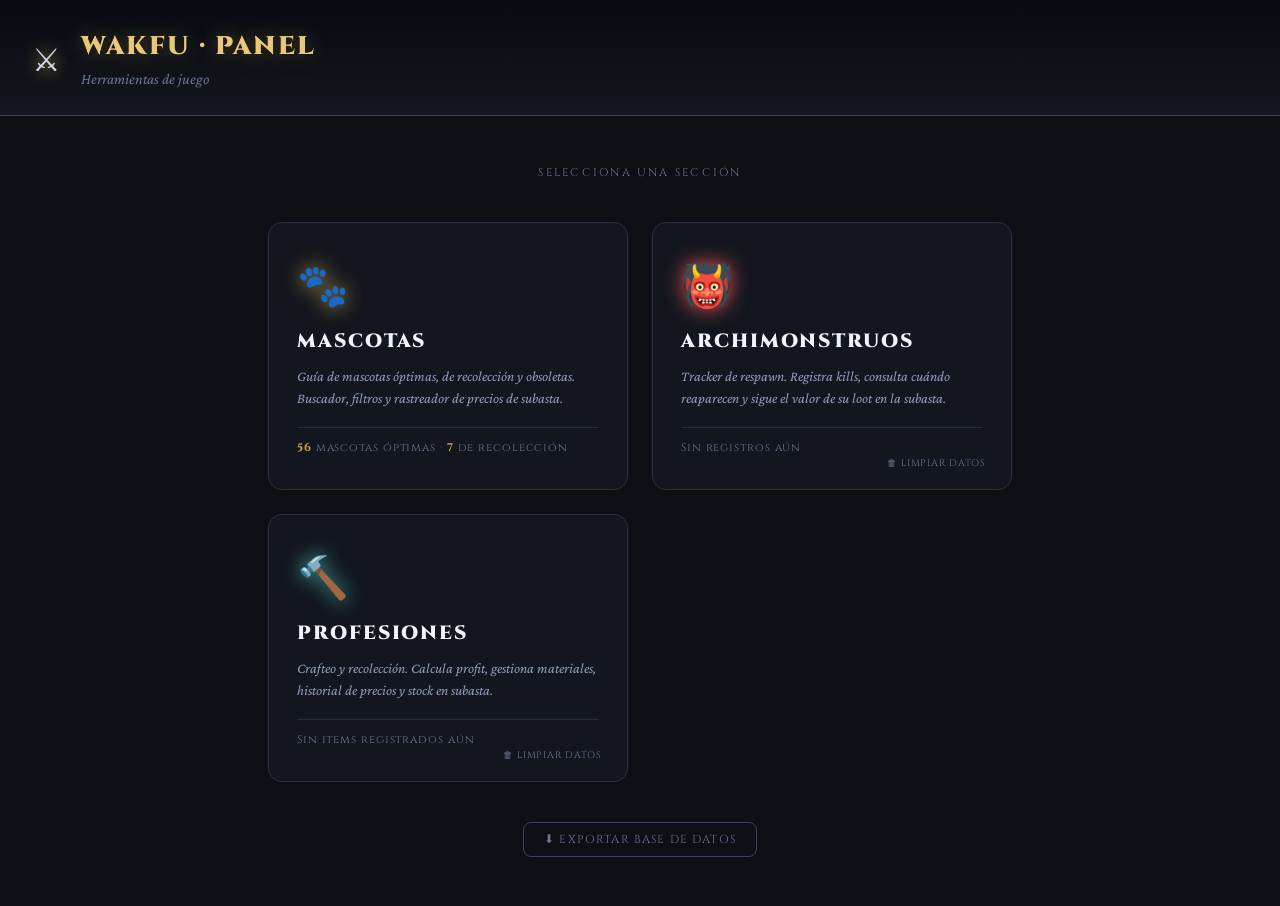
<file: index.html>
<!DOCTYPE html>
<html lang="es">
<head>
<meta charset="UTF-8">
<meta name="viewport" content="width=device-width, initial-scale=1.0">
<title>Wakfu — Panel</title>
<link href="https://fonts.googleapis.com/css2?family=Cinzel:wght@400;600;900&family=Crimson+Pro:ital,wght@0,300;0,400;0,600;1,300;1,400&display=swap" rel="stylesheet">
<link rel="stylesheet" href="estilo.css">
<style>
  .hub-main {
    display: flex;
    flex-direction: column;
    align-items: center;
    justify-content: center;
    min-height: calc(100vh - 110px);
    padding: 40px 24px;
  }
  .hub-subtitle {
    font-family: 'Cinzel', serif;
    font-size: 0.7rem;
    letter-spacing: 0.2em;
    color: var(--muted);
    text-transform: uppercase;
    margin-bottom: 40px;
  }
  .hub-grid {
    display: grid;
    grid-template-columns: repeat(auto-fit, minmax(280px, 360px));
    gap: 24px;
    justify-content: center;
    width: 100%;
    max-width: 800px;
  }
  .hub-card {
    background: var(--bg2);
    border: 1px solid var(--border);
    border-radius: 14px;
    padding: 32px 28px;
    text-decoration: none;
    color: var(--text);
    transition: border-color .2s, transform .15s, box-shadow .2s;
    position: relative;
    overflow: hidden;
    display: flex;
    flex-direction: column;
    gap: 10px;
  }
  .hub-card::before {
    content: '';
    position: absolute;
    top: 0; left: 0; right: 0;
    height: 2px;
    background: linear-gradient(90deg, transparent, var(--card-color, var(--gold)), transparent);
    opacity: 0;
    transition: opacity .2s;
  }
  .hub-card:hover { border-color: var(--card-color, var(--gold)); transform: translateY(-3px); box-shadow: 0 12px 32px rgba(0,0,0,0.5); }
  .hub-card:hover::before { opacity: 1; }
  .hub-card-icon { font-size: 2.6rem; filter: drop-shadow(0 0 10px var(--card-color, var(--gold))); }
  .hub-card-title {
    font-family: 'Cinzel', serif;
    font-size: 1.2rem;
    font-weight: 900;
    color: var(--white);
    letter-spacing: 0.1em;
  }
  .hub-card-desc {
    font-size: 0.9rem;
    color: var(--text2);
    font-style: italic;
    line-height: 1.5;
  }
  .hub-card-stat {
    margin-top: 8px;
    font-family: 'Cinzel', serif;
    font-size: 0.7rem;
    letter-spacing: 0.08em;
    color: var(--muted);
    padding-top: 12px;
    border-top: 1px solid var(--border);
  }
  .hub-card-stat strong { color: var(--card-color, var(--gold2)); }

  .card-mascotas  { --card-color: var(--gold); }
  .card-archis    { --card-color: var(--red); }
  .card-prof      { --card-color: var(--teal); }

  .hub-footer {
    margin-top: 40px;
    display: flex;
    justify-content: center;
  }
  .export-btn {
    font-family: 'Cinzel', serif;
    font-size: 0.72rem;
    letter-spacing: 0.1em;
    text-transform: uppercase;
    color: var(--muted);
    background: transparent;
    border: 1px solid var(--border2);
    border-radius: 8px;
    padding: 8px 20px;
    cursor: pointer;
    text-decoration: none;
    transition: color .2s, border-color .2s;
  }
  .export-btn:hover { color: var(--gold); border-color: var(--gold); }

  .clear-btn {
    position: absolute;
    bottom: 14px;
    right: 14px;
    font-family: 'Cinzel', serif;
    font-size: 0.6rem;
    letter-spacing: 0.08em;
    text-transform: uppercase;
    color: var(--muted);
    background: transparent;
    border: 1px solid transparent;
    border-radius: 6px;
    padding: 4px 10px;
    cursor: pointer;
    transition: color .2s, border-color .2s;
    z-index: 2;
  }
  .clear-btn:hover { color: var(--red); border-color: var(--red); }

  /* Modal confirmación */
  #clear-modal {
    display: none;
    position: fixed;
    inset: 0;
    background: rgba(0,0,0,0.85);
    z-index: 1000;
    align-items: center;
    justify-content: center;
  }
  #clear-modal.open { display: flex; }
  .clear-modal-box {
    background: var(--bg2);
    border: 2px solid var(--red);
    border-radius: 14px;
    padding: 36px 40px;
    max-width: 440px;
    width: 90%;
    text-align: center;
    box-shadow: 0 0 60px rgba(224,82,82,0.35);
  }
  .clear-modal-icon { font-size: 2.8rem; margin-bottom: 16px; }
  .clear-modal-title {
    font-family: 'Cinzel', serif;
    font-size: 1rem;
    font-weight: 900;
    letter-spacing: 0.1em;
    color: var(--red);
    text-transform: uppercase;
    margin-bottom: 10px;
  }
  .clear-modal-msg {
    font-size: 0.92rem;
    color: var(--text2);
    line-height: 1.6;
    margin-bottom: 24px;
  }
  .clear-modal-warning {
    font-family: 'Cinzel', serif;
    font-size: 0.72rem;
    letter-spacing: 0.1em;
    color: var(--red);
    background: rgba(224,82,82,0.1);
    border: 1px solid rgba(224,82,82,0.3);
    border-radius: 6px;
    padding: 8px 14px;
    margin-bottom: 28px;
  }
  .clear-modal-btns { display: flex; gap: 12px; justify-content: center; }
  .clear-modal-cancel {
    font-family: 'Cinzel', serif;
    font-size: 0.72rem;
    letter-spacing: 0.08em;
    text-transform: uppercase;
    color: var(--text2);
    background: transparent;
    border: 1px solid var(--border2);
    border-radius: 8px;
    padding: 10px 24px;
    cursor: pointer;
    transition: border-color .2s, color .2s;
  }
  .clear-modal-cancel:hover { border-color: var(--text2); color: var(--white); }
  .clear-modal-confirm {
    font-family: 'Cinzel', serif;
    font-size: 0.72rem;
    letter-spacing: 0.08em;
    text-transform: uppercase;
    color: #fff;
    background: var(--red);
    border: 1px solid var(--red);
    border-radius: 8px;
    padding: 10px 24px;
    cursor: pointer;
    transition: opacity .2s;
  }
  .clear-modal-confirm:hover { opacity: 0.85; }
</style>
</head>
<body>

<header>
  <div class="header-icon">⚔</div>
  <div>
    <h1>WAKFU · PANEL</h1>
    <p>Herramientas de juego</p>
  </div>
</header>

<div class="hub-main">
  <div class="hub-subtitle">Selecciona una sección</div>
  <div class="hub-grid">

    <a class="hub-card card-mascotas" href="mascotas.html">
      <div class="hub-card-icon">🐾</div>
      <div class="hub-card-title">MASCOTAS</div>
      <div class="hub-card-desc">Guía de mascotas óptimas, de recolección y obsoletas. Buscador, filtros y rastreador de precios de subasta.</div>
      <div class="hub-card-stat" id="stat-mascotas">Cargando…</div>
    </a>

    <a class="hub-card card-archis" href="archimonstruos.html">
      <div class="hub-card-icon">👹</div>
      <div class="hub-card-title">ARCHIMONSTRUOS</div>
      <div class="hub-card-desc">Tracker de respawn. Registra kills, consulta cuándo reaparecen y sigue el valor de su loot en la subasta.</div>
      <div class="hub-card-stat" id="stat-archis">Cargando…</div>
      <button class="clear-btn" onclick="event.preventDefault();openClearModal('archimonstruos')">🗑 Limpiar datos</button>
    </a>

    <a class="hub-card card-prof" href="profesiones.html">
      <div class="hub-card-icon">🔨</div>
      <div class="hub-card-title">PROFESIONES</div>
      <div class="hub-card-desc">Crafteo y recolección. Calcula profit, gestiona materiales, historial de precios y stock en subasta.</div>
      <div class="hub-card-stat" id="stat-prof">Cargando…</div>
      <button class="clear-btn" onclick="event.preventDefault();openClearModal('profesiones')">🗑 Limpiar datos</button>
    </a>

  </div>
  <div class="hub-footer">
    <a class="export-btn" href="export.php" download>⬇ Exportar base de datos</a>
  </div>
</div>

<!-- Modal limpiar BD -->
<div id="clear-modal">
  <div class="clear-modal-box">
    <div class="clear-modal-icon">⚠️</div>
    <div class="clear-modal-title" id="clear-modal-title"></div>
    <div class="clear-modal-msg" id="clear-modal-msg"></div>
    <div class="clear-modal-warning">ESTA ACCIÓN NO SE PUEDE DESHACER</div>
    <div class="clear-modal-btns">
      <button class="clear-modal-cancel" onclick="closeClearModal()">Cancelar</button>
      <button class="clear-modal-confirm" id="clear-modal-confirm-btn">Sí, borrar todo</button>
    </div>
  </div>
</div>

<script>
  const CLEAR_LABELS = {
    profesiones:    { title: 'Limpiar sección Profesiones', msg: 'Se borrarán todos los items de crafteo, materiales de recolección y el catálogo de precios.<br><br>Las secciones de Archimonstruos y Mascotas no se verán afectadas.' },
    archimonstruos: { title: 'Limpiar sección Archimonstruos', msg: 'Se borrarán todos los archimonstruos registrados, sus timers y su historial de loot.<br><br>Las secciones de Profesiones y Mascotas no se verán afectadas.' },
  };
  let _clearSeccion = null;

  function openClearModal(seccion) {
    _clearSeccion = seccion;
    const lbl = CLEAR_LABELS[seccion];
    document.getElementById('clear-modal-title').textContent = lbl.title;
    document.getElementById('clear-modal-msg').innerHTML = lbl.msg;
    document.getElementById('clear-modal').classList.add('open');
  }
  function closeClearModal() {
    document.getElementById('clear-modal').classList.remove('open');
    _clearSeccion = null;
  }
  document.getElementById('clear-modal-confirm-btn').addEventListener('click', async () => {
    if (!_clearSeccion) return;
    const btn = document.getElementById('clear-modal-confirm-btn');
    btn.textContent = 'Borrando…';
    btn.disabled = true;
    try {
      const res = await fetch('clear.php', {
        method: 'POST',
        headers: { 'Content-Type': 'application/json' },
        body: JSON.stringify({ seccion: _clearSeccion }),
      });
      const data = await res.json();
      if (data.ok) {
        closeClearModal();
        location.reload();
      } else {
        alert('Error: ' + (data.error || 'Desconocido'));
      }
    } catch(e) {
      alert('Error de red al limpiar la base de datos.');
    } finally {
      btn.textContent = 'Sí, borrar todo';
      btn.disabled = false;
    }
  });
  // Cerrar modal al hacer clic fuera
  document.getElementById('clear-modal').addEventListener('click', e => {
    if (e.target === document.getElementById('clear-modal')) closeClearModal();
  });
</script>

<script>
  // Stats mascotas (datos estáticos de mascotas.js)
  document.getElementById('stat-mascotas').innerHTML =
    '<strong>56</strong> mascotas óptimas · <strong>7</strong> de recolección';

  // Stats archimonstruos (desde API)
  fetch('api.php')
    .then(r => r.json())
    .then(archis => {
      const disp = archis.filter(a => {
        if (!a.ultima_muerte) return false;
        const respawnMs = (a.respawn_min || (a.nivel < 50 ? 60 : a.nivel < 140 ? 150 : 240)) * 60000;
        return (a.ultima_muerte + respawnMs) <= Date.now();
      }).length;
      const dispStr = disp > 0
        ? ` · <strong style="color:var(--green)">${disp} disponibles ahora</strong>`
        : '';
      document.getElementById('stat-archis').innerHTML =
        archis.length === 0
          ? 'Sin registros aún'
          : `<strong>${archis.length}</strong> registrados${dispStr}`;
    })
    .catch(() => { document.getElementById('stat-archis').textContent = 'Sin registros aún'; });

  // Stats profesiones (desde API)
  fetch('api_profesiones.php')
    .then(r => r.json())
    .then(items => {
      if (!Array.isArray(items) || items.length === 0) {
        document.getElementById('stat-prof').textContent = 'Sin items registrados aún';
        return;
      }
      const rentables = items.filter(i => {
        const mats = i.materiales || [];
        const coste = mats.reduce((s, m) => s + (m.precio || 0) * (m.cantidad || 1), 0);
        const hist  = i.historial_precios || [];
        if (!hist.length) return false;
        const precio = hist.sort((a,b) => b.fecha - a.fecha)[0].precio;
        return precio - coste > 0;
      }).length;
      const vendidos = items.reduce((s, i) => s + (i.vendidos || 0), 0);
      document.getElementById('stat-prof').innerHTML =
        `<strong>${items.length}</strong> items · <strong style="color:var(--green)">${rentables}</strong> rentables · <strong style="color:var(--gold)">${vendidos}</strong> vendidos`;
    })
    .catch(() => { document.getElementById('stat-prof').textContent = 'Sin items registrados aún'; });
</script>
</body>
</html>
</file>
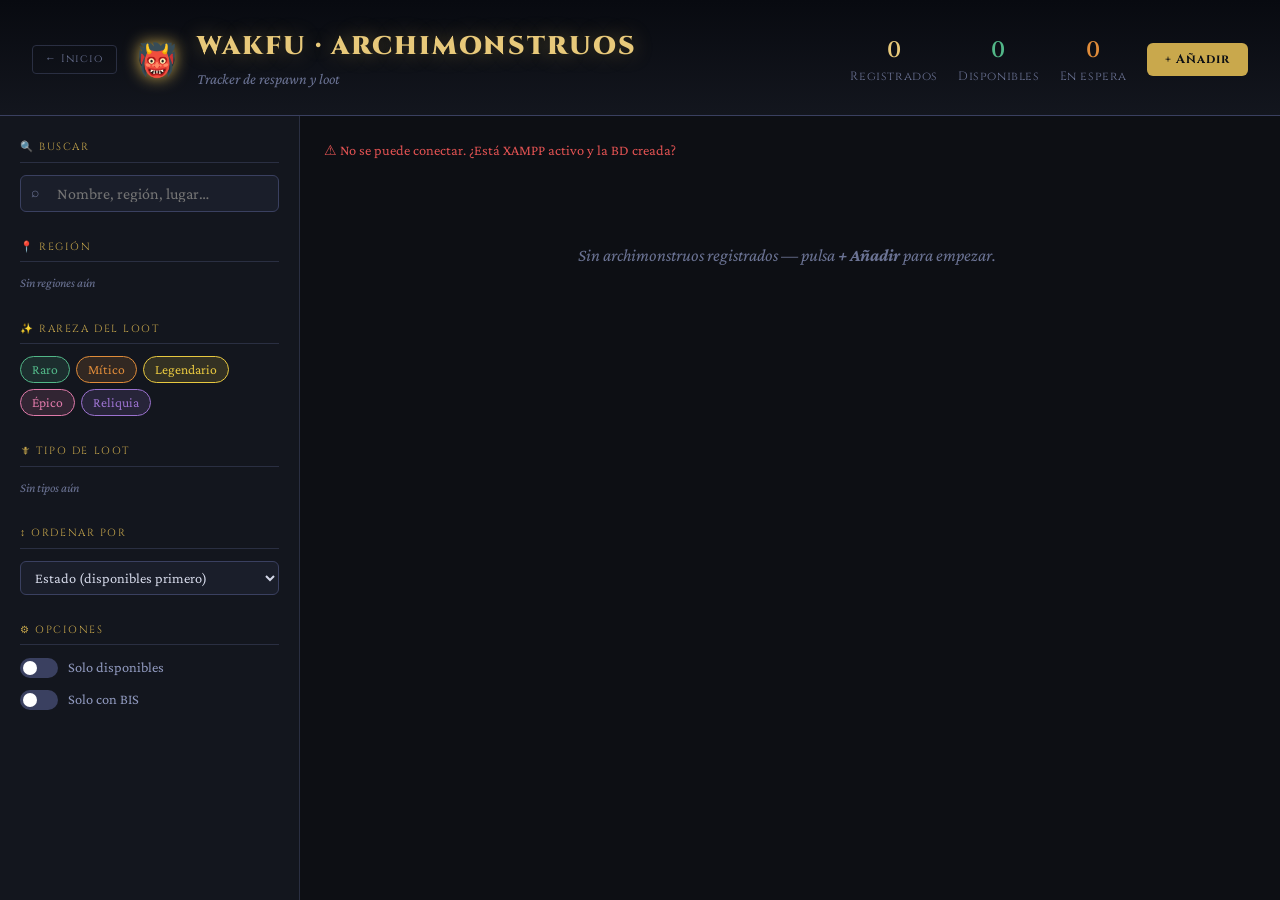
<file: archimonstruos.html>
<!DOCTYPE html>
<html lang="es">
<head>
<meta charset="UTF-8">
<meta name="viewport" content="width=device-width, initial-scale=1.0">
<title>Wakfu — Archimonstruos</title>
<link href="https://fonts.googleapis.com/css2?family=Cinzel:wght@400;600;900&family=Crimson+Pro:ital,wght@0,300;0,400;0,600;1,300;1,400&display=swap" rel="stylesheet">
<link rel="stylesheet" href="estilo.css">
<link rel="stylesheet" href="archimonstruos.css">
</head>
<body>

<header>
  <a class="nav-back" href="index.html">← Inicio</a>
  <div class="header-icon">👹</div>
  <div>
    <h1>WAKFU · ARCHIMONSTRUOS</h1>
    <p>Tracker de respawn y loot</p>
  </div>
  <div class="header-stats">
    <div class="hstat"><span class="hstat-n" id="cnt-total">—</span><span class="hstat-l">Registrados</span></div>
    <div class="hstat"><span class="hstat-n" id="cnt-disp" style="color:var(--green)">—</span><span class="hstat-l">Disponibles</span></div>
    <div class="hstat"><span class="hstat-n" id="cnt-esp" style="color:var(--orange)">—</span><span class="hstat-l">En espera</span></div>
  </div>
  <div id="notif-disponibles" class="notif-disponibles" style="display:none">
    <span class="notif-dot"></span>
    <span id="notif-text"></span>
  </div>
  <button class="add-btn" onclick="openModal()">+ Añadir</button>
</header>

<div class="layout">

<aside>
  <div class="filter-section">
    <div class="filter-title">🔍 Buscar</div>
    <div class="search-wrap">
      <span class="search-icon">⌕</span>
      <input type="text" id="search" placeholder="Nombre, región, lugar…">
    </div>
  </div>

  <div class="filter-section">
    <div class="filter-title">📍 Región</div>
    <div class="tipo-grid" id="region-grid"></div>
  </div>

  <div class="filter-section">
    <div class="filter-title">✨ Rareza del loot</div>
    <div class="tipo-grid" id="rareza-grid"></div>
  </div>

  <div class="filter-section">
    <div class="filter-title">🗡 Tipo de loot</div>
    <div class="tipo-grid" id="tipo-loot-grid">
      <span style="font-size:0.8rem;color:var(--muted);font-style:italic">Sin tipos aún</span>
    </div>
  </div>

  <div class="filter-section">
    <div class="filter-title">↕ Ordenar por</div>
    <select id="sort-select" class="sidebar-select" onchange="setSortBy(this.value)">
      <option value="estado">Estado (disponibles primero)</option>
      <option value="dinero_real">💰 Valor estimado (con % drop)</option>
      <option value="dinero_bruto">💰 Valor bruto (sin % drop)</option>
      <option value="nombre">Nombre</option>
      <option value="bis">⭐ BIS primero</option>
      <option value="mas_vendidos">💸 Más vendidos</option>
    </select>
  </div>

  <div class="filter-section">
    <div class="filter-title">⚙ Opciones</div>
    <label class="toggle-row" onclick="toggleSoloDisponibles()" style="cursor:pointer;user-select:none">
      <div class="toggle" id="toggle-disp"></div>
      <span>Solo disponibles</span>
    </label>
    <label class="toggle-row" onclick="toggleSoloBis()" style="cursor:pointer;user-select:none;margin-top:10px">
      <div class="toggle" id="toggle-bis"></div>
      <span>Solo con BIS</span>
    </label>
  </div>
</aside>

<main>
  <div class="results-bar">
    <span id="results-text">Cargando…</span>
  </div>
  <div class="cards" id="cards"></div>
  <div class="empty" id="empty" style="display:none">Sin archimonstruos registrados — pulsa <strong>+ Añadir</strong> para empezar.</div>
</main>

</div>

<!-- ── MODAL ── -->
<div class="modal-overlay" id="modal" style="display:none">
  <div class="modal">
    <div class="modal-head">
      <h2 id="modal-title">Añadir Archimonstruo</h2>
      <button class="modal-close" onclick="closeModal()">✕</button>
    </div>
    <form id="archi-form" onsubmit="saveArchi(event)">

      <div class="form-group">
        <label class="form-label">Nombre</label>
        <input type="text" id="f-nombre" class="form-input" placeholder="Ej. Nomekop" required>
      </div>

      <div class="form-row">
        <div class="form-group">
          <label class="form-label">Nivel</label>
          <input type="number" id="f-nivel" class="form-input" placeholder="Ej. 80" min="1" max="230" required
            oninput="updateRespawnCalc(this.value)">
        </div>
        <div class="form-group">
          <label class="form-label">Región</label>
          <input type="text" id="f-region" class="form-input" placeholder="Ej. Reino Sadida"
            list="region-list" autocomplete="off">
          <datalist id="region-list"></datalist>
        </div>
      </div>

      <div class="form-group">
        <label class="form-label">Lugar / Zona</label>
        <input type="text" id="f-lugar" class="form-input" placeholder="Ej. Colina Entelada"
          list="lugar-list" autocomplete="off" oninput="autoFillRegion(this.value)">
        <datalist id="lugar-list"></datalist>
      </div>

      <div class="form-group">
        <label class="form-label">Loots</label>
        <div id="loots-container"></div>
        <button type="button" class="add-loot-btn" onclick="addLootRow()">+ Añadir loot</button>
      </div>

      <div class="form-group">
        <label class="form-label">Respawn</label>
        <div class="respawn-hint">
          Calculado por nivel: <strong id="respawn-calc">—</strong>
          &nbsp;·&nbsp;
          <label class="toggle-row" onclick="toggleCustomRespawn()" style="display:inline-flex;cursor:pointer;gap:6px;vertical-align:middle">
            <div class="toggle" id="custom-toggle"></div>
            <span style="font-size:0.85rem;color:var(--text2)">Personalizar</span>
          </label>
        </div>
        <div id="f-respawn-wrap" style="display:none">
          <input type="number" id="f-respawn" class="form-input" placeholder="Tiempo en minutos (ej. 150 = 2h 30m)" min="1">
        </div>
      </div>

      <div class="modal-footer">
        <button type="button" class="btn-cancel" onclick="closeModal()">Cancelar</button>
        <button type="submit" class="btn-save">Guardar</button>
      </div>
    </form>
  </div>
</div>

<script src="archimonstruos.js"></script>
<script>
  // Update header counters after each render
  const _origRender = render;
  render = function() {
    _origRender();
    const total = archis.length;
    const disp  = archis.filter(a => getStatus(a).estado === 'disponible').length;
    const esp   = archis.filter(a => getStatus(a).estado === 'esperando').length;
    document.getElementById('cnt-total').textContent = total;
    document.getElementById('cnt-disp').textContent  = disp;
    document.getElementById('cnt-esp').textContent   = esp;
  };
  render();
</script>
</body>
</html>
</file>
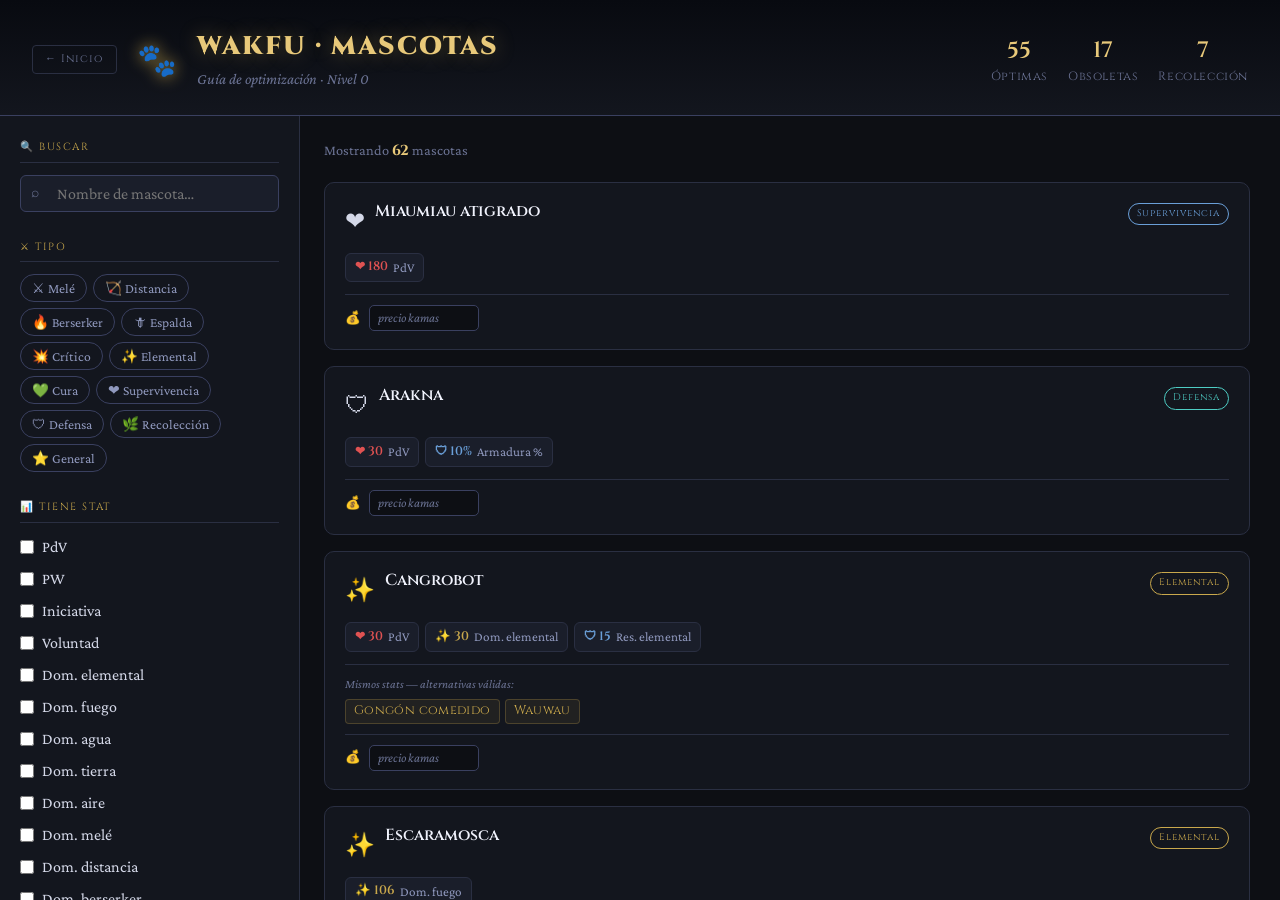
<file: mascotas.html>
<!DOCTYPE html>
<html lang="es">
<head>
<meta charset="UTF-8">
<meta name="viewport" content="width=device-width, initial-scale=1.0">
<title>Wakfu — Guía de Mascotas</title>
<link href="https://fonts.googleapis.com/css2?family=Cinzel:wght@400;600;900&family=Crimson+Pro:ital,wght@0,300;0,400;0,600;1,300;1,400&display=swap" rel="stylesheet">
<link rel="stylesheet" href="estilo.css">
</head>
<body>

<header>
  <a class="nav-back" href="index.html">← Inicio</a>
  <div class="header-icon">🐾</div>
  <div>
    <h1>WAKFU · MASCOTAS</h1>
    <p>Guía de optimización · Nivel 0</p>
  </div>
  <div class="header-stats">
    <div class="hstat"><span class="hstat-n" id="cnt-opt">—</span><span class="hstat-l">Óptimas</span></div>
    <div class="hstat"><span class="hstat-n" id="cnt-obs">—</span><span class="hstat-l">Obsoletas</span></div>
    <div class="hstat"><span class="hstat-n" id="cnt-rec">—</span><span class="hstat-l">Recolección</span></div>
  </div>
</header>

<div class="layout">
<aside>
  <div class="filter-section">
    <div class="filter-title">🔍 Buscar</div>
    <div class="search-wrap">
      <span class="search-icon">⌕</span>
      <input type="text" id="search" placeholder="Nombre de mascota…">
    </div>
  </div>

  <div class="filter-section">
    <div class="filter-title">⚔ Tipo</div>
    <div class="tipo-grid" id="tipo-grid"></div>
  </div>

  <div class="filter-section">
    <div class="filter-title">📊 Tiene stat</div>
    <div class="stat-filter" id="stat-filter"></div>
  </div>

  <div class="filter-section">
    <div class="filter-title">⚙ Opciones</div>
    <div style="display:flex;flex-direction:column;gap:12px;">
      <label class="toggle-row" onclick="toggleObs()">
        <div class="toggle" id="tog-obs"></div>
        <span>Mostrar obsoletas</span>
      </label>
    </div>
  </div>
</aside>

<main>
  <div class="results-bar">
    <span id="results-text">Cargando…</span>
  </div>
  <div class="cards" id="cards"></div>
  <div class="empty" id="empty" style="display:none">No se encontraron mascotas con esos filtros.</div>
</main>
</div>
<script src="mascotas.js"></script>
</body>
</html>
</file>
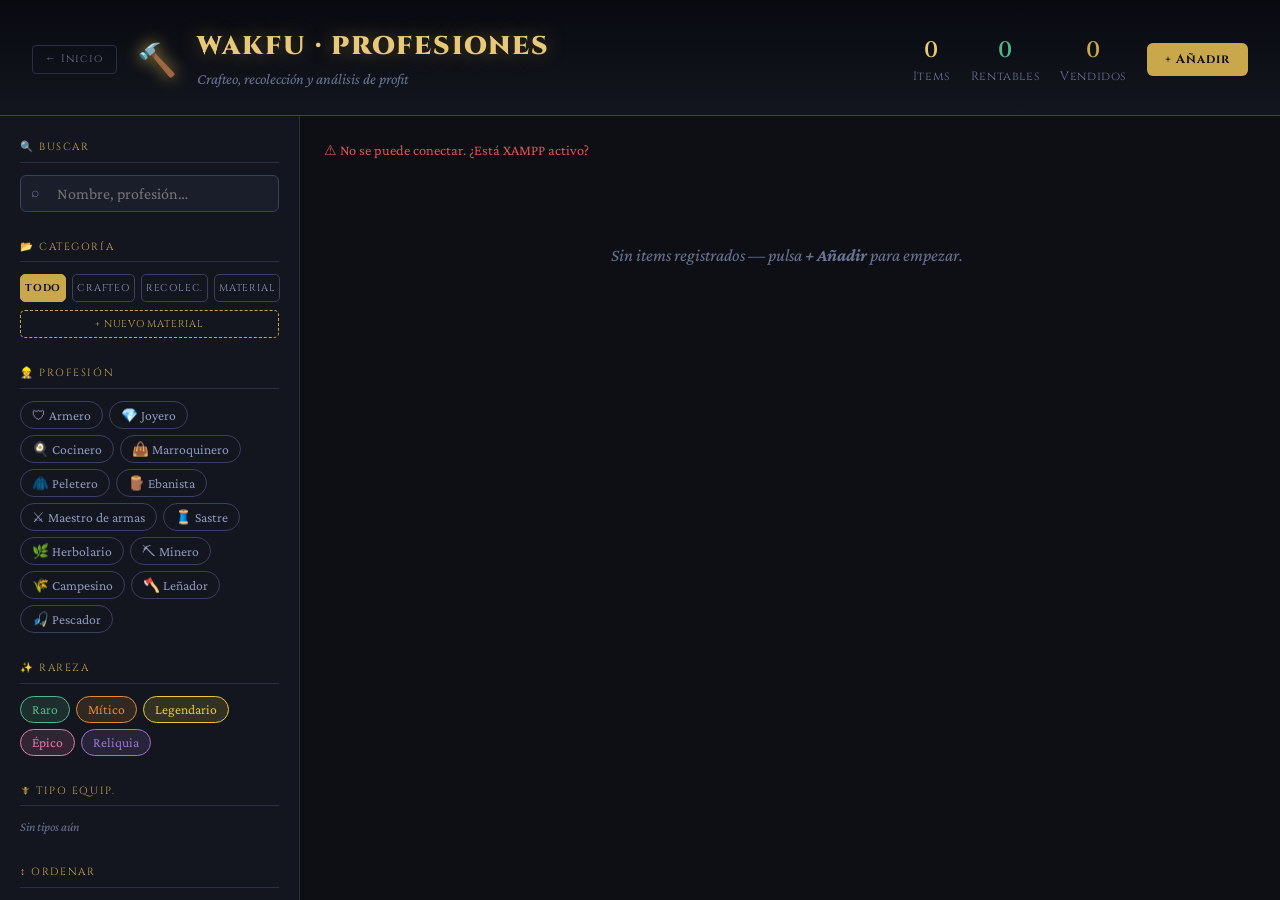
<file: profesiones.html>
<!DOCTYPE html>
<html lang="es">
<head>
<meta charset="UTF-8">
<meta name="viewport" content="width=device-width, initial-scale=1.0">
<title>Wakfu — Profesiones</title>
<link href="https://fonts.googleapis.com/css2?family=Cinzel:wght@400;600;900&family=Crimson+Pro:ital,wght@0,300;0,400;0,600;1,300;1,400&display=swap" rel="stylesheet">
<link rel="stylesheet" href="estilo.css">
<link rel="stylesheet" href="profesiones.css">
</head>
<body>

<!-- Datalist global para autocompletado de materiales -->
<datalist id="mat-names-dl"></datalist>

<header>
  <a class="nav-back" href="index.html">← Inicio</a>
  <div class="header-icon">🔨</div>
  <div>
    <h1>WAKFU · PROFESIONES</h1>
    <p>Crafteo, recolección y análisis de profit</p>
  </div>
  <div class="header-stats">
    <div class="hstat"><span class="hstat-n" id="cnt-total">—</span><span class="hstat-l">Items</span></div>
    <div class="hstat"><span class="hstat-n" id="cnt-rent" style="color:var(--green)">—</span><span class="hstat-l">Rentables</span></div>
    <div class="hstat"><span class="hstat-n" id="cnt-vendidos" style="color:var(--gold)">—</span><span class="hstat-l">Vendidos</span></div>
  </div>
  <button class="add-btn" onclick="openModal()">+ Añadir</button>
</header>

<div class="layout">

<aside>
  <div class="filter-section">
    <div class="filter-title">🔍 Buscar</div>
    <div class="search-wrap">
      <span class="search-icon">⌕</span>
      <input type="text" id="search" placeholder="Nombre, profesión…">
    </div>
  </div>

  <div class="filter-section">
    <div class="filter-title">📂 Categoría</div>
    <div class="cat-tabs">
      <button class="cat-tab active" id="cat-todo"        onclick="setCategoria('todo')">Todo</button>
      <button class="cat-tab"        id="cat-crafteo"     onclick="setCategoria('crafteo')">Crafteo</button>
      <button class="cat-tab"        id="cat-recoleccion" onclick="setCategoria('recoleccion')">Recolec.</button>
      <button class="cat-tab"        id="cat-material"    onclick="setCategoria('material')">Material</button>
    </div>
    <button id="btn-nuevo-material" class="nuevo-mat-btn" onclick="openModalMaterial()">+ Nuevo material</button>
  </div>

  <div class="filter-section">
    <div class="filter-title">👷 Profesión</div>
    <div class="tipo-grid" id="prof-grid"></div>
  </div>

  <div class="filter-section">
    <div class="filter-title">✨ Rareza</div>
    <div class="tipo-grid" id="rareza-grid"></div>
  </div>

  <div class="filter-section">
    <div class="filter-title">🗡 Tipo equip.</div>
    <div class="tipo-grid" id="tipo-grid">
      <span style="font-size:0.8rem;color:var(--muted);font-style:italic">Sin tipos aún</span>
    </div>
  </div>

  <div class="filter-section">
    <div class="filter-title">↕ Ordenar</div>
    <select class="sidebar-select" onchange="setSortBy(this.value)" style="margin-bottom:5px">
      <option value="profit">💰 Profit</option>
      <option value="profit_pct">📈 Profit %</option>
      <option value="vendidos">💸 Vendidos</option>
      <option value="nivel">⭐ Nivel</option>
      <option value="nombre">Nombre</option>
    </select>
    <select class="sidebar-select" onchange="setSortSecondary(this.value)" style="font-size:0.78rem;opacity:0.8">
      <option value="vendidos">luego: 💸 Vendidos</option>
      <option value="profit">luego: 💰 Profit</option>
      <option value="profit_pct">luego: 📈 Profit %</option>
      <option value="nivel">luego: ⭐ Nivel</option>
      <option value="nombre">luego: Nombre</option>
      <option value="">sin secundario</option>
    </select>
  </div>

  <div class="filter-section">
    <div class="filter-title">⭐ Nivel</div>
    <div class="nivel-range-row">
      <input type="number" id="nivel-min" class="nivel-input" placeholder="Min" min="1" max="230" oninput="setNivelRange()">
      <span class="nivel-sep">–</span>
      <input type="number" id="nivel-max" class="nivel-input" placeholder="Max" min="1" max="230" oninput="setNivelRange()">
    </div>
  </div>

  <div class="filter-section">
    <div class="filter-title">⚙ Opciones</div>
    <label class="toggle-row" onclick="toggleSoloRentables()" style="cursor:pointer;user-select:none">
      <div class="toggle" id="toggle-rent"></div>
      <span>Solo rentables</span>
    </label>
    <label class="toggle-row" onclick="toggleReponerMode()" style="cursor:pointer;user-select:none;margin-top:6px">
      <div class="toggle" id="toggle-reponer"></div>
      <span>↺ Solo a reponer</span>
    </label>
    <label class="toggle-row" onclick="togglePublicarMode()" style="cursor:pointer;user-select:none;margin-top:6px">
      <div class="toggle" id="toggle-publicar"></div>
      <span>🏷 Solo a publicar</span>
    </label>
    <label class="toggle-row" onclick="toggleCofresMode()" style="cursor:pointer;user-select:none;margin-top:6px">
      <div class="toggle" id="toggle-cofres"></div>
      <span>🎁 Cofres fin de mes</span>
    </label>
  </div>

  <div class="filter-section" id="matbase-section">
    <div class="filter-title" onclick="toggleMatBase()" style="cursor:pointer;user-select:none">
      📦 Materiales básicos <span id="matbase-toggle-icon">▸</span>
    </div>
    <div id="matbase-body" style="display:none">
      <div id="matbase-list"></div>
    </div>
  </div>

  <div class="filter-section" id="oportunidades-section" style="display:none">
    <div class="filter-title" style="color:var(--gold)">🛒 Oportunidades</div>
    <div id="oportunidades-list"></div>
  </div>

  <div class="filter-section" id="stock-bajo-section" style="display:none">
    <div class="filter-title" style="color:var(--red)">⚠ Stock bajo</div>
    <div id="stock-bajo-list"></div>
  </div>

  <div class="filter-section" id="superglu-section">
    <div class="filter-title" onclick="toggleSuperglu()" style="cursor:pointer;user-select:none">
      🔧 Superglú <span id="superglu-toggle-icon">▸</span>
    </div>
    <div id="superglu-body" style="display:none">
      <div id="superglu-list"></div>
    </div>
  </div>

  <div class="filter-section" id="catalog-section">
    <div class="filter-title" onclick="toggleCatalog()" style="cursor:pointer;user-select:none">
      📚 Catálogo <span id="catalog-toggle-icon">▸</span>
    </div>
    <div id="catalog-body" style="display:none">
      <input type="text" id="catalog-search" class="search-input" placeholder="Buscar material…"
        oninput="renderCatalog(this.value)" style="margin-bottom:6px">
      <div id="catalog-list"></div>
    </div>
  </div>

  <div class="filter-section" id="ingrediente-section">
    <div class="filter-title" onclick="toggleIngrediente()" style="cursor:pointer;user-select:none">
      🔗 Usado en crafteos <span id="ingrediente-toggle-icon">▸</span>
    </div>
    <div id="ingrediente-body" style="display:none">
      <input type="text" id="ingrediente-search" class="search-input" placeholder="Nombre del ingrediente…"
        list="mat-names-dl" oninput="renderIngredienteSearch(this.value)" style="margin-bottom:6px">
      <div id="ingrediente-list"></div>
    </div>
  </div>
</aside>

<main>
  <div class="results-bar">
    <span id="results-text">Cargando…</span>
    <span id="matbase-ctx-wrap"></span>
  </div>
  <div id="reponer-panel" style="display:none"></div>
  <div id="publicar-panel" style="display:none"></div>
  <div id="cofres-panel" style="display:none"></div>
  <div class="cards" id="cards"></div>
  <div class="empty" id="empty" style="display:none">Sin items registrados — pulsa <strong>+ Añadir</strong> para empezar.</div>
</main>

</div>

<!-- ── MODAL ── -->
<div class="modal-overlay" id="modal" style="display:none">
  <div class="modal">
    <div class="modal-head">
      <h2 id="modal-title">Añadir Item</h2>
      <button class="modal-close" onclick="closeModal()">✕</button>
    </div>
    <form id="item-form" onsubmit="saveItem(event)" novalidate>

      <div class="form-group" id="nombre-group">
        <label class="form-label">Nombre del item</label>
        <input type="text" id="f-nombre" class="form-input" placeholder="Ej. Espada del Destino" required>
      </div>

      <div class="form-row" id="prof-cat-row">
        <div class="form-group">
          <label class="form-label">Profesión</label>
          <select id="f-profesion" class="form-input form-select" onchange="onProfesionChange()" required>
            <option value="">— Selecciona —</option>
            <optgroup label="Crafteo">
              <option>Armero</option><option>Joyero</option><option>Cocinero</option>
              <option>Marroquinero</option><option>Peletero</option><option>Ebanista</option>
              <option>Maestro de armas</option><option>Sastre</option>
            </optgroup>
            <optgroup label="Recolección">
              <option>Herbolario</option><option>Minero</option><option>Campesino</option>
              <option>Leñador</option><option>Pescador</option><option>Peletero</option>
            </optgroup>
          </select>
        </div>
        <div class="form-group">
          <label class="form-label">Categoría</label>
          <select id="f-categoria" class="form-input form-select" onchange="onCategoriaChange()">
            <option value="crafteo">Crafteo</option>
            <option value="recoleccion">Recolección</option>
            <option value="material">Material</option>
          </select>
        </div>
      </div>

      <!-- Solo visible si recoleccion -->
      <div id="recolec-fields" style="display:none">
        <div class="form-group">
          <label class="form-label">Nombre del recurso (<span id="rec-grupo-label">grupo</span>)</label>
          <input type="text" id="f-grupo-rec" class="form-input" placeholder="Ej. Fibra Tosca, Mena de Hierro…" required>
          <span id="rec-grupo-hint" style="font-size:0.72rem;color:var(--muted);font-style:italic;margin-top:3px;display:block">
            Las 3 variantes (Normal, Raro, Semilla) se agrupan bajo este nombre
          </span>
        </div>
        <div class="form-row">
          <div class="form-group">
            <label class="form-label">Variante</label>
            <select id="f-rareza-mat" class="form-input form-select">
              <option value="normal">Normal</option>
              <option value="raro">★ Raro</option>
              <option value="semilla">🌱 Semilla</option>
            </select>
          </div>
          <div class="form-group">
            <label class="form-label">Nivel del recurso</label>
            <input type="number" id="f-nivel-item-rec" class="form-input" placeholder="Ej. 15" min="1" max="160">
          </div>
        </div>
        <div class="form-group">
          <label class="form-label">Lugar / zona donde se recolecta</label>
          <input type="text" id="f-lugar" class="form-input" placeholder="Ej. Pradera de Astrub, Cania…">
        </div>
        <!-- Variantes faltantes del grupo (solo visible al editar) -->
        <div id="rec-var-btns" style="display:none"></div>
      </div>

      <!-- Solo visible si crafteo -->
      <div id="equip-fields">
        <div class="form-row">
          <div class="form-group">
            <label class="form-label">Nivel del item</label>
            <input type="number" id="f-nivel-item" class="form-input" placeholder="Ej. 80" min="1" max="230" oninput="updateMatSuggestions()">
          </div>
          <div class="form-group">
            <label class="form-label">Nivel de profesión</label>
            <input type="number" id="f-nivel-prof" class="form-input" placeholder="Ej. 80" min="1" max="230" oninput="updateMatSuggestions()">
          </div>
        </div>
        <div class="form-row" id="tipo-rareza-row">
          <div class="form-group">
            <label class="form-label">Tipo (parte del cuerpo)</label>
            <select id="f-tipo" class="form-input form-select">
              <option value="">— Ninguno —</option>
              <option>Amuleto</option><option>Anillo</option><option>Bolsa</option>
              <option>Botas</option><option>Capa</option><option>Casco</option>
              <option>Cinturón</option><option>Escudo</option><option>Hombreras</option>
              <option>Pecho</option><option>Arma de 1 mano</option>
              <option>Arma de 2 manos</option><option>Segunda mano</option><option>Emblema</option>
            </select>
          </div>
          <div class="form-group">
            <label class="form-label">Rareza</label>
            <select id="f-rareza" class="form-input form-select" onchange="updateVersionPrevBtn()">
              <option value="">— Ninguna —</option>
              <option>Raro</option><option>Mítico</option><option>Legendario</option>
              <option>Épico</option><option>Reliquia</option>
            </select>
          </div>
        </div>
      </div>

      <!-- Hint material base (visible solo para profesiones con material base conocido) -->
      <div id="mat-base-hint" class="mat-base-hint" style="display:none"></div>

      <!-- Materiales (solo crafteo) -->
      <div id="mat-section-wrap">
        <div class="section-label">📦 Materiales
          <span style="font-size:0.72rem;color:var(--muted);font-weight:400;font-family:'Crimson Pro',serif;font-style:italic">
            · los precios vienen del catálogo compartido
          </span>
        </div>
        <div id="mat-suggestions" class="mat-suggestions" style="display:none"></div>
        <div id="mat-container"></div>
        <div class="add-mat-row">
          <button type="button" class="add-mat-btn" onclick="addMaterialRow()">+ Añadir material</button>
          <div id="version-prev-wrap"></div>
        </div>
      </div>

      <!-- Recetas alternativas (solo crafteo básicos) -->
      <div id="recetas-alt-section" style="display:none">
        <div class="section-label">🔀 Recetas alternativas
          <span class="section-label-sub">· el sistema usa la más barata automáticamente</span>
        </div>
        <div id="recetas-alt-list"></div>
        <div class="add-mat-row">
          <button type="button" class="add-mat-btn" onclick="addRecetaAlt()">+ Añadir alternativa</button>
        </div>
      </div>

      <!-- Coste de adquisición (equipables sin receta usados como material) -->
      <div id="coste-base-wrap" style="display:none">
        <div class="section-label">💰 Coste de adquisición</div>
        <div class="form-group">
          <label class="form-label">Precio al que lo compras / consigues <span style="color:var(--muted);font-weight:400">(sin receta)</span></label>
          <input type="number" id="f-coste-base" class="form-input" placeholder="0" min="0">
        </div>
      </div>

      <!-- Plan crafteo (solo crafteo) -->
      <div id="plan-craftear-wrap">
        <div class="section-label">🛒 Planificar</div>
        <div class="form-row">
          <div class="form-group">
            <label class="form-label">¿Cuántos craftear?</label>
            <input type="number" id="f-plan-craftear" class="form-input" value="1" min="1" oninput="updateShoppingList()">
          </div>
        </div>
        <div id="shopping-list"></div>
      </div>

      <!-- Stock -->
      <div class="section-label">📊 Stock</div>
      <div class="form-row-3">
        <div class="form-group" id="stock-comprados-group">
          <label class="form-label">Crafteados</label>
          <input type="number" id="f-comprados" class="form-input" value="0" min="0">
        </div>
        <div class="form-group">
          <label class="form-label">En venta</label>
          <input type="number" id="f-en-venta" class="form-input" value="0" min="0">
        </div>
        <div class="form-group">
          <label class="form-label">Vendidos</label>
          <input type="number" id="f-vendidos" class="form-input" value="0" min="0">
        </div>
      </div>

      <div class="modal-footer">
        <button type="button" class="btn-cancel" onclick="closeModal()">Cancelar</button>
        <button type="submit" class="btn-save">Guardar</button>
      </div>
    </form>
  </div>
</div>

<!-- ── POST-SAVE TOAST ── -->
<div class="postsave-toast" id="postsave-toast" style="display:none">
  <button class="pst-close" onclick="document.getElementById('postsave-toast').style.display='none'">✕</button>
  <div id="postsave-content"></div>
</div>

<script src="profesiones.js"></script>
<script>
  // Counters en el header
  const _origRender = render;
  render = function() {
    _origRender();
    const total     = items.length;
    const rentables = items.filter(i => { const p = calcProfit(i); return p && p.profit > 0; }).length;
    const vendidos  = items.reduce((s, i) => s + (i.vendidos || 0), 0);
    document.getElementById('cnt-total').textContent    = total;
    document.getElementById('cnt-rent').textContent     = rentables;
    document.getElementById('cnt-vendidos').textContent = vendidos;
  };
  render();
</script>
</body>
</html>
</file>
<file: estilo.css>
:root {
    --bg: #0d0f14;
    --bg2: #13161e;
    --bg3: #1a1e2a;
    --border: #2a2f42;
    --border2: #3a4060;
    --gold: #c9a84c;
    --gold2: #e8c97a;
    --teal: #4ecdc4;
    --red: #e05252;
    --green: #52b788;
    --blue: #6a9fd8;
    --purple: #9b72cf;
    --orange: #e08c3a;
    --muted: #6b7394;
    --text: #d4d8e8;
    --text2: #9099be;
    --white: #f0f2fc;
  }

  * { box-sizing: border-box; margin: 0; padding: 0; }

  html, body {
    height: 100%;
    overflow: hidden;
  }

  body {
    background: var(--bg);
    color: var(--text);
    font-family: 'Crimson Pro', Georgia, serif;
    height: 100%;
    font-size: 16px;
    line-height: 1.5;
    display: flex;
    flex-direction: column;
  }

  /* ── HEADER ── */
  header {
    background: linear-gradient(180deg, #080a10 0%, var(--bg2) 100%);
    border-bottom: 1px solid var(--border2);
    padding: 28px 32px 24px;
    display: flex;
    align-items: center;
    gap: 20px;
    flex-shrink: 0;
    z-index: 100;
    backdrop-filter: blur(8px);
  }
  .header-icon { font-size: 2rem; filter: drop-shadow(0 0 8px var(--gold)); }
  header h1 {
    font-family: 'Cinzel', serif;
    font-size: 1.6rem;
    font-weight: 900;
    color: var(--gold2);
    letter-spacing: 0.08em;
    text-shadow: 0 0 20px rgba(201,168,76,0.4);
  }
  header p {
    font-family: 'Crimson Pro', serif;
    font-style: italic;
    color: var(--muted);
    font-size: 0.95rem;
    margin-top: 2px;
  }
  .header-stats {
    margin-left: auto;
    display: flex;
    gap: 20px;
    font-family: 'Cinzel', serif;
    font-size: 0.75rem;
    letter-spacing: 0.05em;
  }
  .hstat { text-align: center; }
  .hstat-n { font-size: 1.4rem; color: var(--gold2); font-weight: 600; display: block; }
  .hstat-l { color: var(--muted); }

  /* ── LAYOUT ── */
  .layout { display: flex; flex: 1; overflow: hidden; }

  /* ── SIDEBAR ── */
  aside {
    width: 300px;
    flex-shrink: 0;
    background: var(--bg2);
    border-right: 1px solid var(--border);
    padding: 24px 20px;
    overflow-y: auto;
    overscroll-behavior: contain;
  }

  .filter-section { margin-bottom: 28px; }
  .filter-title {
    font-family: 'Cinzel', serif;
    font-size: 0.65rem;
    letter-spacing: 0.15em;
    color: var(--gold);
    text-transform: uppercase;
    margin-bottom: 12px;
    padding-bottom: 6px;
    border-bottom: 1px solid var(--border);
  }

  .search-wrap { position: relative; }
  .search-wrap input {
    width: 100%;
    background: var(--bg3);
    border: 1px solid var(--border2);
    color: var(--white);
    font-family: 'Crimson Pro', serif;
    font-size: 1rem;
    padding: 9px 12px 9px 36px;
    border-radius: 6px;
    outline: none;
    transition: border-color .2s;
  }
  .search-wrap input:focus { border-color: var(--gold); }
  .search-icon { position: absolute; left: 11px; top: 50%; transform: translateY(-50%); color: var(--muted); font-size: 0.9rem; }

  .tipo-grid { display: flex; flex-wrap: wrap; gap: 6px; }
  .tipo-btn {
    font-family: 'Crimson Pro', serif;
    font-size: 0.85rem;
    padding: 5px 11px;
    border-radius: 20px;
    border: 1px solid var(--border2);
    background: transparent;
    color: var(--text2);
    cursor: pointer;
    transition: all .2s;
    white-space: nowrap;
  }
  .tipo-btn.active, .tipo-btn:hover { background: var(--gold); border-color: var(--gold); color: #0d0f14; font-weight: 600; }

  .stat-filter { display: flex; flex-direction: column; gap: 8px; }
  .stat-row { display: flex; align-items: center; gap: 8px; }
  .stat-row label { font-size: 0.85rem; color: var(--text2); flex: 1; min-width: 0; white-space: nowrap; overflow: hidden; text-overflow: ellipsis; }
  .stat-row input[type=checkbox] { accent-color: var(--gold); width: 14px; height: 14px; flex-shrink: 0; cursor: pointer; }

  .toggle-row {
    display: flex;
    align-items: center;
    gap: 10px;
    font-size: 0.9rem;
    color: var(--text2);
    cursor: pointer;
    user-select: none;
  }
  .toggle { width: 38px; height: 20px; background: var(--border2); border-radius: 10px; position: relative; transition: background .2s; flex-shrink: 0; }
  .toggle.on { background: var(--gold); }
  .toggle::after { content:''; position: absolute; top: 3px; left: 3px; width: 14px; height: 14px; background: white; border-radius: 50%; transition: left .2s; }
  .toggle.on::after { left: 21px; }

  /* ── MAIN ── */
  main { flex: 1; padding: 24px; overflow-y: auto; min-width: 0; scrollbar-gutter: stable; overscroll-behavior: contain; }

  .results-bar {
    display: flex;
    align-items: center;
    justify-content: space-between;
    margin-bottom: 20px;
    font-size: 0.9rem;
    color: var(--muted);
  }
  .results-bar strong { color: var(--gold2); font-family: 'Cinzel', serif; }

  /* ── CARDS ── */
  .cards { display: grid; grid-template-columns: repeat(auto-fill, minmax(480px, 1fr)); gap: 16px; }

  .card {
    background: var(--bg2);
    border: 1px solid var(--border);
    border-radius: 10px;
    padding: 18px 20px;
    transition: border-color .2s, transform .15s, box-shadow .2s;
    position: relative;
    overflow: hidden;
    animation: fadeIn .3s ease both;
  }
  @keyframes fadeIn { from { opacity:0; transform: translateY(8px); } to { opacity:1; transform: none; } }
  .card:hover { border-color: var(--gold); transform: translateY(-2px); box-shadow: 0 8px 24px rgba(0,0,0,0.4); }
  .card.card-highlight { animation: card-highlight-fade 2s ease forwards; }
  @keyframes card-highlight-fade {
    0%   { border-color: var(--teal); box-shadow: 0 0 0 3px rgba(82,183,136,0.35); }
    70%  { border-color: var(--teal); box-shadow: 0 0 0 3px rgba(82,183,136,0.35); }
    100% { border-color: var(--border); box-shadow: none; }
  }
  .card::before {
    content: '';
    position: absolute;
    top: 0; left: 0; right: 0;
    height: 2px;
    background: linear-gradient(90deg, transparent, var(--tipo-color, var(--gold)), transparent);
    opacity: 0;
    transition: opacity .2s;
  }
  .card:hover::before { opacity: 1; }

  .card-head { display: flex; align-items: flex-start; gap: 10px; margin-bottom: 14px; }
  .card-emoji { font-size: 1.5rem; flex-shrink: 0; margin-top: 2px; }
  .card-name {
    font-family: 'Cinzel', serif;
    font-size: 1rem;
    font-weight: 600;
    color: var(--white);
    line-height: 1.3;
    flex: 1;
    display: flex;
    align-items: baseline;
    gap: 5px;
    flex-wrap: wrap;
  }
  .card-name-text {
    cursor: pointer;
    transition: color .15s;
  }
  .card-name-text:hover { color: var(--gold2); }
  .card-name-btn {
    background: transparent; border: none; padding: 0; margin: 0;
    font-family: 'Cinzel', serif; font-size: 1rem; font-weight: 600;
    color: var(--text1); cursor: pointer; transition: color .15s; text-align: left;
  }
  .card-name-btn:hover { color: var(--gold2); }
  .copy-name-btn {
    background: transparent;
    border: none;
    color: var(--muted);
    font-size: 0.8rem;
    cursor: pointer;
    padding: 0 2px;
    opacity: 0;
    transition: opacity .15s, color .15s;
    flex-shrink: 0;
    line-height: 1;
  }
  .card:hover .copy-name-btn { opacity: 1; }
  .copy-name-btn:hover { color: var(--teal); }
  .card-badge {
    font-family: 'Cinzel', serif;
    font-size: 0.6rem;
    letter-spacing: 0.1em;
    padding: 3px 8px;
    border-radius: 12px;
    border: 1px solid currentColor;
    flex-shrink: 0;
    margin-top: 2px;
  }

  .stats-grid { display: flex; flex-wrap: wrap; gap: 6px; margin-bottom: 12px; }
  .stat-chip {
    display: flex;
    align-items: center;
    gap: 5px;
    background: var(--bg3);
    border: 1px solid var(--border);
    border-radius: 6px;
    padding: 4px 9px;
    font-size: 0.82rem;
  }
  .stat-chip .sval { font-family: 'Cinzel', serif; font-size: 0.78rem; font-weight: 600; }
  .stat-chip .sname { color: var(--text2); }
  .stat-chip .sval.c-pdv { color: #e05252; }
  .stat-chip .sval.c-dom { color: #c9a84c; }
  .stat-chip .sval.c-res { color: #6a9fd8; }
  .stat-chip .sval.c-misc { color: #52b788; }
  .stat-chip .sval.c-gc { color: #e08c3a; }
  .stat-chip .sval.c-rec { color: #9b72cf; }

  .alt-section { margin-top: 10px; padding-top: 10px; border-top: 1px solid var(--border); }
  .alt-label { font-size: 0.75rem; color: var(--muted); font-style: italic; margin-bottom: 6px; }
  .alt-names { display: flex; flex-wrap: wrap; gap: 5px; }
  .alt-name {
    font-size: 0.78rem;
    background: rgba(201,168,76,0.08);
    border: 1px solid rgba(201,168,76,0.25);
    color: var(--gold);
    padding: 2px 8px;
    border-radius: 4px;
    font-family: 'Cinzel', serif;
    letter-spacing: 0.03em;
  }

  /* Obsolete cards */
  .card.obsolete { opacity: 0.6; border-style: dashed; }
  .card.obsolete:hover { opacity: 0.85; }
  .obsolete-banner {
    font-size: 0.75rem;
    color: var(--red);
    font-style: italic;
    margin-top: 10px;
    padding-top: 8px;
    border-top: 1px dashed rgba(224,82,82,0.3);
  }
  .obsolete-banner strong { font-style: normal; color: var(--gold); }

  /* Type colors */
  .t-Melé { --tipo-color: #e08c3a; }
  .t-Distancia { --tipo-color: #6a9fd8; }
  .t-Berserker { --tipo-color: #e05252; }
  .t-Espalda { --tipo-color: #9b72cf; }
  .t-Crítico { --tipo-color: #e8c97a; }
  .t-Elemental { --tipo-color: #c9a84c; }
  .t-Cura { --tipo-color: #52b788; }
  .t-Supervivencia { --tipo-color: #6a9fd8; }
  .t-Defensa { --tipo-color: #4ecdc4; }
  .t-Recolección { --tipo-color: #9b72cf; }
  .t-General { --tipo-color: #6b7394; }

  .badge-Melé { color: #e08c3a; border-color: #e08c3a; }
  .badge-Distancia { color: #6a9fd8; border-color: #6a9fd8; }
  .badge-Berserker { color: #e05252; border-color: #e05252; }
  .badge-Espalda { color: #9b72cf; border-color: #9b72cf; }
  .badge-Crítico { color: #e8c97a; border-color: #e8c97a; }
  .badge-Elemental { color: #c9a84c; border-color: #c9a84c; }
  .badge-Cura { color: #52b788; border-color: #52b788; }
  .badge-Supervivencia { color: #6a9fd8; border-color: #6a9fd8; }
  .badge-Defensa { color: #4ecdc4; border-color: #4ecdc4; }
  .badge-Recolección { color: #9b72cf; border-color: #9b72cf; }
  .badge-General { color: #6b7394; border-color: #6b7394; }

  .empty { text-align: center; padding: 60px 20px; color: var(--muted); font-style: italic; font-size: 1.1rem; }

  /* ── NAV BACK ── */
  .nav-back {
    font-family: 'Cinzel', serif;
    font-size: 0.68rem;
    letter-spacing: 0.1em;
    color: var(--muted);
    text-decoration: none;
    border: 1px solid var(--border);
    padding: 5px 12px;
    border-radius: 4px;
    transition: all .2s;
    white-space: nowrap;
    flex-shrink: 0;
  }
  .nav-back:hover { border-color: var(--gold); color: var(--gold); }

  /* Scrollbar */
  ::-webkit-scrollbar { width: 6px; }
  ::-webkit-scrollbar-track { background: var(--bg); }
  ::-webkit-scrollbar-thumb { background: var(--border2); border-radius: 3px; }

  /* ── PRICE TRACKER ── */
  .price-section {
    margin-top: 10px;
    padding-top: 10px;
    border-top: 1px solid var(--border);
    display: flex;
    align-items: center;
    gap: 8px;
    flex-wrap: wrap;
  }
  .price-label { font-size: 0.78rem; color: var(--muted); white-space: nowrap; }
  .price-input {
    width: 110px;
    background: var(--bg);
    border: 1px solid var(--border2);
    border-radius: 5px;
    color: var(--gold2);
    font-family: 'Cinzel', serif;
    font-size: 0.82rem;
    padding: 3px 8px;
    outline: none;
    transition: border-color .2s;
  }
  .price-input:focus { border-color: var(--gold); }
  .price-input::placeholder { color: var(--muted); font-family: 'Crimson Pro', serif; font-style: italic; font-size: 0.8rem; }
  .price-input::-webkit-outer-spin-button,
  .price-input::-webkit-inner-spin-button { -webkit-appearance: none; margin: 0; }
  .price-input { -moz-appearance: textfield; }
  .price-trend {
    font-size: 0.78rem;
    font-style: italic;
    white-space: nowrap;
  }
  .price-trend.up   { color: var(--red); }
  .price-trend.down { color: var(--green); }
  .price-trend.same { color: var(--muted); }
  .price-date { font-size: 0.72rem; color: var(--muted); font-style: italic; }
</file>
<file: archimonstruos.css>
/* ── HORA DISPONIBLE ── */
.cd-hora {
  font-size: 0.82rem;
  color: var(--gold2);
  font-family: 'Cinzel', serif;
  opacity: 0.9;
}

/* ── NOTIFICACIÓN HEADER BOSSES ── */
.notif-disponibles {
  display: flex;
  align-items: center;
  gap: 8px;
  padding: 6px 14px;
  border-radius: 20px;
  font-family: 'Cinzel', serif;
  font-size: 0.72rem;
  letter-spacing: 0.06em;
  font-weight: 700;
  white-space: nowrap;
  flex-shrink: 0;
}
.notif-fresh {
  background: rgba(82,183,136,0.15);
  border: 1px solid rgba(82,183,136,0.4);
  color: var(--green);
}
.notif-old {
  background: rgba(100,100,100,0.1);
  border: 1px solid rgba(100,100,100,0.25);
  color: var(--muted);
}
.notif-dot {
  width: 8px; height: 8px;
  border-radius: 50%;
  flex-shrink: 0;
}
.notif-fresh .notif-dot {
  background: var(--green);
  box-shadow: 0 0 6px var(--green);
  animation: pulse-notif 1.5s ease-in-out infinite;
}
.notif-old .notif-dot { background: var(--muted); }
@keyframes pulse-notif {
  0%, 100% { opacity: 1; box-shadow: 0 0 6px var(--green); }
  50%       { opacity: 0.4; box-shadow: 0 0 2px var(--green); }
}

/* ── BOTONES ±5m ── */
.kill-minus { color: var(--orange) !important; border-color: rgba(224,140,58,0.4) !important; }
.kill-plus  { color: var(--teal)   !important; border-color: rgba(78,205,196,0.4) !important; }
.kill-minus:hover { background: rgba(224,140,58,0.12) !important; border-color: var(--orange) !important; }
.kill-plus:hover  { background: rgba(78,205,196,0.12) !important; border-color: var(--teal)   !important; }

/* ── ARCHI META ── */
.archi-meta {
  font-size: 0.82rem;
  color: var(--text2);
  margin-top: 3px;
  line-height: 1.4;
}
.archi-meta strong { color: var(--orange); font-family: 'Cinzel', serif; }

/* ── CARD ACTIONS ── */
.card-actions { display: flex; gap: 4px; flex-shrink: 0; }
.action-btn {
  background: transparent;
  border: 1px solid var(--border2);
  color: var(--text2);
  border-radius: 4px;
  padding: 4px 8px;
  cursor: pointer;
  font-size: 0.8rem;
  transition: all .2s;
  line-height: 1;
}
.action-btn:hover { border-color: var(--gold); color: var(--gold); }
.action-btn.danger:hover { border-color: var(--red); color: var(--red); }

/* ── LOOTS ── */
.loots-section {
  margin-bottom: 12px;
  display: flex;
  flex-direction: column;
  gap: 6px;
}
.loot-block {
  background: var(--bg3);
  border: 1px solid var(--border);
  border-radius: 6px;
  overflow: hidden;
}
.loot-row {
  display: flex;
  align-items: center;
  padding: 5px 10px;
  font-size: 0.83rem;
  gap: 6px;
}
.loot-name  { color: var(--text); flex: 1; min-width: 0; overflow: hidden; text-overflow: ellipsis; white-space: nowrap; }
.loot-rate  { color: var(--teal); font-family: 'Cinzel', serif; font-size: 0.72rem; white-space: nowrap; flex-shrink: 0; }
.loot-price { color: var(--gold); font-family: 'Cinzel', serif; font-size: 0.78rem; white-space: nowrap; flex-shrink: 0; }

/* ── LOOT TRACKING (obtenidos/vendidos) ── */
.loot-tracking {
  display: flex;
  align-items: center;
  gap: 6px;
  padding: 4px 10px 6px;
  border-top: 1px solid var(--border);
  flex-wrap: wrap;
}
.loot-track-label { font-size: 0.74rem; color: var(--muted); white-space: nowrap; }
.loot-counter {
  width: 54px;
  background: var(--bg);
  border: 1px solid var(--border2);
  border-radius: 4px;
  color: var(--white);
  font-family: 'Cinzel', serif;
  font-size: 0.78rem;
  padding: 2px 6px;
  outline: none;
  text-align: center;
  transition: border-color .2s;
}
.loot-counter:focus { border-color: var(--gold); }
.loot-counter::-webkit-outer-spin-button,
.loot-counter::-webkit-inner-spin-button { -webkit-appearance: none; }
.loot-counter { -moz-appearance: textfield; }

.en-venta-btn {
  background: transparent;
  border: 1px solid var(--border2);
  color: var(--muted);
  border-radius: 4px;
  padding: 2px 8px;
  cursor: pointer;
  font-size: 0.72rem;
  transition: all .2s;
  white-space: nowrap;
}
.en-venta-btn:hover        { border-color: var(--gold); color: var(--gold); }
.en-venta-btn.active       { background: rgba(201,168,76,0.15); border-color: var(--gold); color: var(--gold2); }

/* ── MONEY SUMMARY ── */
.money-summary {
  display: flex;
  align-items: center;
  gap: 12px;
  padding: 6px 10px;
  background: rgba(201,168,76,0.05);
  border-top: 1px dashed rgba(201,168,76,0.2);
  flex-wrap: wrap;
}
.money-real  { font-family: 'Cinzel', serif; font-size: 0.8rem; color: var(--green); font-weight: 600; }
.money-bruto { font-family: 'Cinzel', serif; font-size: 0.78rem; color: var(--muted); }
.money-bruto-solo { color: var(--gold); }

/* ── RAREZA BADGES ── */
.loot-rareza-badge {
  font-family: 'Cinzel', serif;
  font-size: 0.65rem;
  letter-spacing: 0.04em;
  padding: 1px 6px;
  border-radius: 3px;
  white-space: nowrap;
  flex-shrink: 0;
}
/* Colores reales del juego: raro=verde, mitico=naranja, legendario=amarillo, epico=rosa, reliquia=morado */
.rareza-raro       { background: rgba(82,183,136,0.15);  border: 1px solid #52b788; color: #52b788; }
.rareza-mitico     { background: rgba(224,140,58,0.15);  border: 1px solid #e08c3a; color: #e08c3a; }
.rareza-legendario { background: rgba(232,200,64,0.15);  border: 1px solid #e8c840; color: #e8c840; }
.rareza-epico      { background: rgba(224,122,170,0.15); border: 1px solid #e07aaa; color: #e07aaa; }
.rareza-reliquia   { background: rgba(155,114,207,0.15); border: 1px solid #9b72cf; color: #9b72cf; }

/* Botones de rareza en sidebar con color propio */
.rareza-btn.rareza-raro       { color: #52b788; border-color: #52b788; }
.rareza-btn.rareza-mitico     { color: #e08c3a; border-color: #e08c3a; }
.rareza-btn.rareza-legendario { color: #e8c840; border-color: #e8c840; }
.rareza-btn.rareza-epico      { color: #e07aaa; border-color: #e07aaa; }
.rareza-btn.rareza-reliquia   { color: #9b72cf; border-color: #9b72cf; }
.rareza-btn.active.rareza-raro       { background: #52b788; color: #0d0f14; }
.rareza-btn.active.rareza-mitico     { background: #e08c3a; color: #0d0f14; }
.rareza-btn.active.rareza-legendario { background: #e8c840; color: #0d0f14; }
.rareza-btn.active.rareza-epico      { background: #e07aaa; color: #0d0f14; }
.rareza-btn.active.rareza-reliquia   { background: #9b72cf; color: #fff; }

/* ── TIPO BADGE ── */
.loot-tipo-badge {
  font-size: 0.7rem;
  color: var(--teal);
  background: rgba(78,205,196,0.08);
  border: 1px solid rgba(78,205,196,0.2);
  border-radius: 3px;
  padding: 1px 6px;
  white-space: nowrap;
  flex-shrink: 0;
}

/* ── BIS ── */
.loot-bis {
  font-size: 0.85rem;
  flex-shrink: 0;
  filter: drop-shadow(0 0 4px rgba(240,208,96,0.6));
  line-height: 1;
}
.loot-block-bis {
  border-color: rgba(201,168,76,0.35) !important;
  background: rgba(201,168,76,0.04);
}
.card-bis-count {
  font-family: 'Cinzel', serif;
  font-size: 0.72rem;
  color: var(--gold2);
  margin-left: auto;
}

/* ── LOOT FORM ── */
.loot-form-top    { display: flex; gap: 8px; align-items: center; margin-bottom: 6px; }
.loot-form-bottom { display: flex; gap: 8px; align-items: center; flex-wrap: wrap; }
.loot-form-row    { margin-bottom: 10px; }

.bis-label {
  display: flex;
  align-items: center;
  gap: 4px;
  font-family: 'Cinzel', serif;
  font-size: 0.7rem;
  color: var(--gold);
  cursor: pointer;
  white-space: nowrap;
  flex-shrink: 0;
  user-select: none;
}
.bis-label input { accent-color: var(--gold); cursor: pointer; }

/* ── SIDEBAR SELECT ── */
.sidebar-select {
  width: 100%;
  background: var(--bg3);
  border: 1px solid var(--border2);
  color: var(--text);
  font-family: 'Crimson Pro', serif;
  font-size: 0.9rem;
  padding: 7px 10px;
  border-radius: 6px;
  outline: none;
  cursor: pointer;
  transition: border-color .2s;
}
.sidebar-select:focus { border-color: var(--gold); }

/* ── RESPAWN SECTION ── */
.respawn-section {
  border-top: 1px solid var(--border);
  padding-top: 10px;
  margin-top: 2px;
  display: flex;
  flex-direction: column;
  gap: 8px;
}
.respawn-info { font-size: 0.76rem; color: var(--muted); }
.respawn-default { color: var(--text2); }
.respawn-custom { color: var(--teal); font-weight: 600; }

/* ── COUNTDOWN ── */
.countdown {
  font-family: 'Cinzel', serif;
  font-size: 1rem;
  font-weight: 600;
  letter-spacing: 0.05em;
  padding: 7px 12px;
  border-radius: 6px;
  text-align: center;
}
.countdown.disponible {
  background: rgba(82,183,136,0.12);
  border: 1px solid var(--green);
  color: var(--green);
  animation: pulse-green 2s infinite;
}
@keyframes pulse-green {
  0%, 100% { box-shadow: 0 0 0 0 rgba(82,183,136,0.3); }
  50%       { box-shadow: 0 0 0 6px rgba(82,183,136,0); }
}
.countdown.esperando {
  background: rgba(224,140,58,0.1);
  border: 1px solid var(--orange);
  color: var(--orange);
}
.countdown.unknown {
  background: rgba(107,115,148,0.08);
  border: 1px solid var(--border2);
  color: var(--muted);
  font-size: 0.85rem;
}

/* ── KILL BUTTONS ── */
.kill-info { font-size: 0.74rem; color: var(--muted); font-style: italic; text-align: center; }
.quick-kill { display: flex; gap: 6px; align-items: center; flex-wrap: wrap; }
.kill-btn {
  background: rgba(224,82,82,0.1);
  border: 1px solid var(--red);
  color: var(--red);
  border-radius: 6px;
  padding: 6px 10px;
  cursor: pointer;
  font-family: 'Cinzel', serif;
  font-size: 0.72rem;
  letter-spacing: 0.04em;
  transition: all .2s;
  flex: 1;
}
.kill-btn:hover { background: var(--red); color: #fff; }
.kill-mini {
  background: transparent;
  border: 1px solid var(--border2);
  color: var(--text2);
  border-radius: 6px;
  padding: 6px 8px;
  cursor: pointer;
  font-size: 0.74rem;
  transition: all .2s;
  white-space: nowrap;
}
.kill-mini:hover { border-color: var(--red); color: var(--red); }

/* ── ADD BUTTON (header) ── */
.add-btn {
  background: var(--gold);
  border: none;
  color: #0d0f14;
  font-family: 'Cinzel', serif;
  font-size: 0.78rem;
  font-weight: 700;
  letter-spacing: 0.08em;
  padding: 8px 18px;
  border-radius: 6px;
  cursor: pointer;
  transition: background .2s, transform .1s;
  white-space: nowrap;
  flex-shrink: 0;
}
.add-btn:hover { background: var(--gold2); transform: translateY(-1px); }

/* ── MODAL ── */
.modal-overlay {
  position: fixed;
  inset: 0;
  background: rgba(0,0,0,0.75);
  display: flex;
  align-items: center;
  justify-content: center;
  z-index: 200;
  backdrop-filter: blur(4px);
}
.modal {
  background: var(--bg2);
  border: 1px solid var(--border2);
  border-radius: 12px;
  padding: 28px;
  width: min(560px, 95vw);
  max-height: 88vh;
  overflow-y: auto;
}
.modal-head {
  display: flex;
  align-items: center;
  justify-content: space-between;
  margin-bottom: 22px;
}
.modal-head h2 {
  font-family: 'Cinzel', serif;
  font-size: 1.05rem;
  font-weight: 700;
  color: var(--gold2);
  letter-spacing: 0.08em;
}
.modal-close {
  background: transparent;
  border: 1px solid var(--border2);
  color: var(--muted);
  border-radius: 4px;
  padding: 4px 9px;
  cursor: pointer;
  font-size: 0.9rem;
  transition: all .2s;
  line-height: 1.2;
}
.modal-close:hover { border-color: var(--red); color: var(--red); }

/* ── FORM ── */
.form-group { margin-bottom: 16px; }
.form-label {
  display: block;
  font-size: 0.68rem;
  color: var(--gold);
  font-family: 'Cinzel', serif;
  letter-spacing: 0.1em;
  text-transform: uppercase;
  margin-bottom: 6px;
}
.form-input {
  width: 100%;
  background: var(--bg3);
  border: 1px solid var(--border2);
  color: var(--white);
  font-family: 'Crimson Pro', serif;
  font-size: 1rem;
  padding: 8px 12px;
  border-radius: 6px;
  outline: none;
  transition: border-color .2s;
}
.form-input:focus { border-color: var(--gold); }
.form-input::-webkit-outer-spin-button,
.form-input::-webkit-inner-spin-button { -webkit-appearance: none; margin: 0; }
.form-input[type=number] { -moz-appearance: textfield; }

.form-row { display: grid; grid-template-columns: 1fr 1fr; gap: 12px; }

.loot-form-row {
  display: flex;
  gap: 8px;
  align-items: center;
  margin-bottom: 7px;
}
.loot-form-row .form-input { font-size: 0.92rem; padding: 6px 10px; }

.add-loot-btn {
  background: transparent;
  border: 1px dashed var(--border2);
  color: var(--text2);
  border-radius: 5px;
  padding: 6px 12px;
  cursor: pointer;
  font-size: 0.85rem;
  transition: all .2s;
  width: 100%;
  margin-top: 2px;
}
.add-loot-btn:hover { border-color: var(--gold); color: var(--gold); }

.respawn-hint {
  font-size: 0.82rem;
  color: var(--text2);
  font-style: italic;
  margin-bottom: 8px;
}
.respawn-hint strong { color: var(--gold2); font-style: normal; font-family: 'Cinzel', serif; }

.modal-footer {
  display: flex;
  justify-content: flex-end;
  gap: 10px;
  margin-top: 22px;
  padding-top: 16px;
  border-top: 1px solid var(--border);
}
.btn-cancel {
  background: transparent;
  border: 1px solid var(--border2);
  color: var(--text2);
  font-family: 'Cinzel', serif;
  font-size: 0.78rem;
  letter-spacing: 0.06em;
  padding: 8px 18px;
  border-radius: 6px;
  cursor: pointer;
  transition: all .2s;
}
.btn-cancel:hover { border-color: var(--muted); color: var(--text); }
.btn-save {
  background: var(--gold);
  border: none;
  color: #0d0f14;
  font-family: 'Cinzel', serif;
  font-size: 0.78rem;
  font-weight: 700;
  letter-spacing: 0.06em;
  padding: 8px 22px;
  border-radius: 6px;
  cursor: pointer;
  transition: background .2s;
}
.btn-save:hover { background: var(--gold2); }

/* ── SOLO DISPONIBLES highlight ── */
.card.archi-disponible { border-color: rgba(82,183,136,0.35); }
</file>
<file: profesiones.css>
/* ── CATEGORY TABS ── */
.cat-tabs {
  display: flex;
  gap: 6px;
  margin-bottom: 0;
}
.cat-tab {
  flex: 1;
  font-family: 'Cinzel', serif;
  font-size: 0.62rem;
  letter-spacing: 0.08em;
  text-transform: uppercase;
  padding: 6px 4px;
  border-radius: 5px;
  border: 1px solid var(--border2);
  background: transparent;
  color: var(--text2);
  cursor: pointer;
  transition: all .2s;
  text-align: center;
}
.cat-tab:hover  { border-color: var(--gold); color: var(--gold); }
.cat-tab.active { background: var(--gold); border-color: var(--gold); color: #0d0f14; font-weight: 700; }

/* ── BOTÓN NUEVO MATERIAL (sidebar, visible solo en filtro Material) ── */
.nuevo-mat-btn {
  width: 100%;
  margin-top: 8px;
  padding: 6px 4px;
  border-radius: 5px;
  border: 1px dashed var(--gold);
  background: transparent;
  color: var(--gold);
  font-family: 'Cinzel', serif;
  font-size: 0.62rem;
  letter-spacing: 0.08em;
  text-transform: uppercase;
  cursor: pointer;
  transition: all .2s;
}
.nuevo-mat-btn:hover { background: rgba(212,175,55,0.12); }

/* ── RAREZA DEL MATERIAL (recolección: normal / raro) ── */
.rareza-mat-badge {
  font-family: 'Cinzel', serif;
  font-size: 0.65rem;
  letter-spacing: 0.04em;
  padding: 1px 6px;
  border-radius: 3px;
  white-space: nowrap;
  flex-shrink: 0;
}
.rareza-mat-normal {
  background: rgba(140,140,140,0.12);
  border: 1px solid rgba(140,140,140,0.35);
  color: #aaa;
}
.rareza-mat-raro {
  background: rgba(82,183,136,0.15);
  border: 1px solid rgba(82,183,136,0.45);
  color: var(--green);
  text-shadow: 0 0 8px rgba(82,183,136,0.4);
}

/* ── NOMBRE ALTERNATIVO ── */
.alt-nombre-badge {
  font-size: 0.7rem;
  color: var(--muted);
  background: rgba(255,255,255,0.04);
  border: 1px solid var(--border);
  border-radius: 3px;
  padding: 1px 6px;
  white-space: nowrap;
  flex-shrink: 0;
  font-style: italic;
}

/* ── MATERIALES ── */
.mat-section {
  margin-bottom: 10px;
  background: var(--bg3);
  border: 1px solid var(--border);
  border-radius: 6px;
  overflow: hidden;
}
.mat-shared-note {
  font-family: 'Crimson Pro', serif;
  font-size: 0.72rem;
  color: var(--muted);
  font-weight: 400;
  letter-spacing: 0;
  text-transform: none;
  font-style: italic;
}
.mat-header {
  font-family: 'Cinzel', serif;
  font-size: 0.65rem;
  letter-spacing: 0.1em;
  text-transform: uppercase;
  color: var(--gold);
  padding: 6px 10px;
  border-bottom: 1px solid var(--border);
}
.mat-row {
  display: grid;
  grid-template-columns: 1fr 38px 155px 80px;
  align-items: center;
  gap: 0 8px;
  padding: 5px 10px;
  font-size: 0.82rem;
  border-bottom: 1px solid rgba(42,47,66,0.5);
}
.mat-row:last-of-type { border-bottom: none; }
.mat-nombre        { display: flex; align-items: center; gap: 4px; overflow: hidden; min-width: 0; }
.mat-nombre-text   { color: var(--text); overflow: hidden; text-overflow: ellipsis; white-space: nowrap; flex: 1; min-width: 0; }
.mat-nombre-text[onclick] { cursor: pointer; transition: color .15s; }
.mat-nombre-text[onclick]:hover { color: var(--gold2); }
.mat-row:hover .copy-name-btn { opacity: 1; }
.mat-qty      { color: var(--teal); font-family: 'Cinzel', serif; font-size: 0.75rem; text-align: center; white-space: nowrap; }
.mat-precio   { color: var(--text2); font-size: 0.78rem; white-space: nowrap; }
.mat-total    { color: var(--gold); font-family: 'Cinzel', serif; font-size: 0.75rem; white-space: nowrap; text-align: right; }

/* ── Precio compartido del catálogo (editable inline desde la card) ── */
.mat-precio-wrap {
  display: flex;
  align-items: center;
  gap: 3px;
  overflow: hidden;
}
.mat-price-inline {
  width: 80px;
  background: transparent;
  border: 1px solid transparent;
  color: var(--text2);
  font-family: 'Crimson Pro', serif;
  font-size: 0.78rem;
  padding: 2px 4px;
  border-radius: 4px;
  outline: none;
  text-align: right;
  transition: border-color .15s, background .15s;
  -moz-appearance: textfield;
}
.mat-price-inline::-webkit-outer-spin-button,
.mat-price-inline::-webkit-inner-spin-button { -webkit-appearance: none; }
.mat-price-inline:hover  { border-color: var(--border2); background: var(--bg3); }
.mat-price-inline:focus  { border-color: var(--teal); background: var(--bg3); color: var(--white); }
.mat-price-inline::placeholder { color: var(--muted); }
.mat-shared-icon {
  font-size: 0.7rem;
  color: var(--muted);
  opacity: 0.5;
  cursor: help;
  flex-shrink: 0;
}

/* ── Preview de precio en el formulario de materiales ── */
.mat-price-preview {
  font-family: 'Cinzel', serif;
  font-size: 0.74rem;
  min-width: 68px;
  text-align: right;
  white-space: nowrap;
  flex-shrink: 0;
}
.mp-val   { color: var(--gold2); }
.mp-empty { color: var(--muted); }
.mat-coste-total {
  padding: 5px 10px;
  font-size: 0.8rem;
  color: var(--text2);
  border-top: 1px solid var(--border);
  text-align: right;
}
.mat-coste-total strong { color: var(--orange); font-family: 'Cinzel', serif; }

/* ── PROFIT ── */
.profit-section {
  display: flex;
  align-items: center;
  gap: 10px;
  flex-wrap: wrap;
  padding: 8px 0;
  border-top: 1px solid var(--border);
  border-bottom: 1px solid var(--border);
  margin-bottom: 10px;
  font-size: 0.84rem;
}
.profit-precio { color: var(--text2); }
.profit-precio strong { color: var(--gold2); font-family: 'Cinzel', serif; }
.profit-val {
  font-family: 'Cinzel', serif;
  font-size: 0.9rem;
  font-weight: 700;
}
.profit-val.profit-pos { color: var(--green); }
.profit-val.profit-neg { color: var(--red); }
.profit-pct {
  font-size: 0.78rem;
  padding: 2px 7px;
  border-radius: 4px;
}
.profit-pct.profit-pos { background: rgba(82,183,136,0.12); color: var(--green); border: 1px solid rgba(82,183,136,0.3); }
.profit-pct.profit-neg { background: rgba(224,82,82,0.1);   color: var(--red);   border: 1px solid rgba(224,82,82,0.3);   }

/* ── STOCK INTERACTIVO ── */
.stock-section {
  display: flex;
  gap: 10px;
  flex-wrap: wrap;
  align-items: center;
  font-size: 0.82rem;
  color: var(--text2);
  margin-bottom: 10px;
}
.stock-field {
  display: flex;
  align-items: center;
  gap: 3px;
  background: var(--bg3);
  border: 1px solid var(--border);
  border-radius: 6px;
  padding: 3px 6px;
}
.stock-lbl { font-size: 0.82rem; }
.stk-val-input {
  color: var(--white); font-family: 'Cinzel', serif; font-size: 0.78rem;
  font-weight: 700; min-width: 1ch; text-align: center;
  background: transparent; border: none; box-shadow: none;
  padding: 0; margin: 0; outline: none; cursor: default;
  appearance: none; -moz-appearance: textfield;
  display: inline-block; line-height: 1;
}
.stk-val-input::-webkit-outer-spin-button,
.stk-val-input::-webkit-inner-spin-button { -webkit-appearance: none; margin: 0; }
.stk-val-input:focus { outline: none; border-bottom: 1px solid var(--border2); cursor: text; }
.stk-btn {
  background: transparent;
  border: none;
  color: var(--muted);
  cursor: pointer;
  font-size: 0.9rem;
  line-height: 1;
  padding: 0 3px;
  border-radius: 3px;
  transition: color .15s, background .15s;
}
.stk-btn:hover { color: var(--gold); background: rgba(201,168,76,0.1); }

/* ── PRICE HISTORY ── */
.price-history {
  border-top: 1px solid var(--border);
  padding-top: 8px;
}
.ph-summary {
  font-size: 0.8rem;
  color: var(--muted);
  cursor: pointer;
  user-select: none;
  list-style: none;
  display: flex;
  align-items: center;
  gap: 6px;
  padding: 2px 0;
  transition: color .2s;
}
.ph-summary:hover { color: var(--text); }
.ph-summary::marker, .ph-summary::-webkit-details-marker { display: none; }
details[open] .ph-summary::before { content: '▾ '; }
details:not([open]) .ph-summary::before { content: '▸ '; }
.ph-count { font-family: 'Cinzel', serif; font-size: 0.7rem; color: var(--muted); }

.ph-add-row {
  display: flex;
  gap: 8px;
  margin: 8px 0 6px;
  align-items: center;
}
.ph-input {
  width: 130px !important;
  font-size: 0.88rem !important;
  padding: 5px 8px !important;
}
.ph-input::-webkit-outer-spin-button,
.ph-input::-webkit-inner-spin-button { -webkit-appearance: none; }
.ph-input { -moz-appearance: textfield; }
.ph-add-btn {
  background: var(--gold);
  border: none;
  color: #0d0f14;
  font-family: 'Cinzel', serif;
  font-size: 0.72rem;
  font-weight: 700;
  letter-spacing: 0.06em;
  padding: 5px 12px;
  border-radius: 5px;
  cursor: pointer;
  white-space: nowrap;
  transition: background .2s;
}
.ph-add-btn:hover { background: var(--gold2); }

.ph-list { display: flex; flex-direction: column; gap: 3px; margin-top: 4px; }
.ph-row {
  display: flex;
  align-items: center;
  gap: 8px;
  font-size: 0.8rem;
  padding: 3px 6px;
  border-radius: 4px;
  background: var(--bg3);
}
.ph-fecha  { color: var(--muted); min-width: 70px; font-size: 0.74rem; }
.ph-precio { color: var(--gold2); font-family: 'Cinzel', serif; flex: 1; }
.ph-vendido-btn {
  background: transparent;
  border: none;
  cursor: pointer;
  font-size: 0.85rem;
  padding: 0 2px;
  opacity: 0.5;
  transition: opacity .2s;
}
.ph-vendido-btn:hover  { opacity: 1; }
.ph-vendido-btn.active { opacity: 1; }
.ph-del-btn {
  background: transparent;
  border: none;
  color: var(--muted);
  cursor: pointer;
  font-size: 0.75rem;
  padding: 0 2px;
  transition: color .2s;
  opacity: 0;
}
.ph-row:hover .ph-del-btn,
.catalog-row:hover .ph-del-btn { opacity: 1; }
.ph-del-btn:hover { color: var(--red); }
.ph-empty { font-size: 0.78rem; color: var(--muted); font-style: italic; padding: 4px 0; }

/* ── HINT DE MATERIAL BASE (modal crafteo) ── */
.mat-base-hint {
  font-size: 0.82rem;
  color: var(--text2);
  background: rgba(78,205,196,0.06);
  border: 1px solid rgba(78,205,196,0.15);
  border-radius: 6px;
  padding: 7px 12px;
  margin-bottom: 4px;
  display: flex;
  align-items: center;
  gap: 6px;
  flex-wrap: wrap;
}
.mat-base-hint strong { color: var(--teal); font-family: 'Cinzel', serif; font-size: 0.8rem; }
.mat-base-icon { font-size: 0.9rem; }
.mat-base-ej   { color: var(--muted); font-style: italic; font-size: 0.76rem; }

/* ── LUGAR DE RECOLECCIÓN ── */
.mat-lugar-badge {
  font-size: 0.7rem;
  color: var(--teal);
  background: rgba(78,205,196,0.07);
  border: 1px solid rgba(78,205,196,0.2);
  border-radius: 3px;
  padding: 1px 6px;
  white-space: nowrap;
  flex-shrink: 0;
}

/* ── FILA DE PROFESIÓN EN EL FORMULARIO DE MATERIALES ── */
.mat-prof-row {
  display: flex;
  align-items: center;
  gap: 8px;
  margin-top: 4px;
  margin-bottom: 2px;
}
.mat-prof-select {
  font-family: 'Crimson Pro', serif;
  font-size: 0.82rem;
  background: var(--bg3);
  border: 1px dashed var(--border2);
  color: var(--text2);
  padding: 3px 8px;
  border-radius: 5px;
  outline: none;
  cursor: pointer;
  transition: border-color .2s, color .2s;
  width: auto;
  max-width: 200px;
}
.mat-prof-select:hover  { border-color: var(--green); color: var(--text); }
.mat-prof-select:focus  { border-color: var(--green); }
.mat-prof-select option { background: var(--bg2); }
.mat-prof-hint {
  font-size: 0.74rem;
  color: var(--green);
  font-style: italic;
  white-space: nowrap;
  opacity: 0.85;
}

/* ── VINCULACIÓN A ITEM CRAFTEADO ── */
.mat-link-label {
  font-size: 0.72rem;
  color: var(--muted);
  white-space: nowrap;
  flex-shrink: 0;
}
.mat-link-suggestions {
  display: flex;
  align-items: center;
  gap: 4px;
  flex-wrap: wrap;
}
/* Botones de rareza en el selector de vinculación — heredan color de .rareza-* */
.mat-link-btn {
  font-family: 'Cinzel', serif;
  font-size: 0.62rem;
  letter-spacing: 0.04em;
  padding: 2px 8px;
  border-radius: 4px;
  border: 1px solid currentColor;
  background: transparent;
  cursor: pointer;
  transition: background .15s, color .15s;
  white-space: nowrap;
}
.mat-link-btn:hover { filter: brightness(1.3); }
.mat-link-btn.rareza-raro       { color: #52b788; }
.mat-link-btn.rareza-mitico     { color: #e08c3a; }
.mat-link-btn.rareza-legendario { color: #e8c840; }
.mat-link-btn.rareza-epico      { color: #e07aaa; }
.mat-link-btn.rareza-reliquia   { color: #9b72cf; }

/* Estado vinculado */
.mat-linked-info {
  font-size: 0.78rem;
  color: var(--text2);
  display: flex;
  align-items: center;
  gap: 5px;
  flex-wrap: wrap;
}
.mat-unlink-btn {
  font-size: 0.7rem;
  background: transparent;
  border: 1px solid var(--border2);
  color: var(--muted);
  border-radius: 4px;
  padding: 2px 7px;
  cursor: pointer;
  transition: border-color .15s, color .15s;
  white-space: nowrap;
  flex-shrink: 0;
}
.mat-unlink-btn:hover { border-color: var(--red); color: var(--red); }
.mat-linked-nombre { cursor: pointer; color: var(--teal); text-decoration: underline dotted; }
.mat-linked-nombre:hover { color: var(--text1); }

/* Precio vinculado (🔗) en la card */
.mat-linked-price {
  color: var(--teal);
  font-family: 'Cinzel', serif;
  font-size: 0.74rem;
  white-space: nowrap;
}
.mat-row-linked { background: rgba(78,205,196,0.04); }
.mp-linked { color: var(--teal); font-family: 'Cinzel', serif; font-size: 0.74rem; display:flex; align-items:center; gap:3px; }
.mf-precio-linked { background:transparent; border:1px solid rgba(78,205,196,0.35); border-radius:4px; color:var(--teal); font-family:'Cinzel',serif; font-size:0.74rem; padding:1px 4px; text-align:right; }

/* ── COMPARATIVA COMPRA vs CRAFTEO ── */
.mat-opt-wrap {
  display: flex;
  align-items: center;
  gap: 4px;
  flex-wrap: nowrap;
  overflow: hidden;
}
.mat-opt {
  display: inline-flex;
  align-items: center;
  gap: 3px;
  font-family: 'Cinzel', serif;
  font-size: 0.68rem;
  padding: 1px 6px;
  border-radius: 3px;
  white-space: nowrap;
  border: 1px solid transparent;
  transition: all .15s;
  flex-shrink: 0;
}
/* Input de precio de subasta editable dentro de la comparativa */
.mat-opt-input {
  width: 62px;
  background: transparent;
  border: none;
  border-bottom: 1px solid rgba(82,183,136,0.5);
  color: var(--green);
  font-family: 'Cinzel', serif;
  font-size: 0.68rem;
  padding: 0 2px;
  outline: none;
  text-align: right;
  -moz-appearance: textfield;
}
.mat-opt-input::-webkit-outer-spin-button,
.mat-opt-input::-webkit-inner-spin-button { -webkit-appearance: none; }
.mat-opt-input:focus { border-bottom-color: var(--green); }
/* Variante dim: precio tachado pero aún editable */
.mat-opt-input-dim {
  color: var(--muted);
  border-bottom-color: rgba(107,115,148,0.4);
  opacity: 0.75;
}
.mat-opt-input-dim:focus {
  color: var(--text);
  border-bottom-color: var(--teal);
  opacity: 1;
}
.mat-opt-active {
  background: rgba(82,183,136,0.12);
  border-color: rgba(82,183,136,0.4);
  color: var(--green);
}
.mat-opt-dim {
  color: var(--muted);
  background: rgba(42,47,66,0.3);
  border-color: var(--border);
  text-decoration: line-through;
  opacity: 0.65;
}
.mat-opt-sep {
  font-size: 0.62rem;
  color: var(--muted);
  flex-shrink: 0;
}

/* ── TARJETA RECOLECCIÓN — GRID DE VARIANTES ── */
.card-recoleccion { border-color: rgba(82,183,136,0.2); }
.card-recoleccion:hover { border-color: rgba(82,183,136,0.5); }
.card-superglu { border-color: rgba(224,140,58,0.2); }
.card-superglu:hover { border-color: rgba(224,140,58,0.5); }

/* ── CARD RECOLECCIÓN — nueva layout vertical ── */
.rec-variantes-grid {
  display: flex;
  flex-direction: column;
  gap: 4px;
  margin-top: 8px;
}

.rec-variante {
  display: flex;
  align-items: center;
  gap: 8px;
  padding: 6px 10px;
  background: var(--bg3);
  border: 1px solid var(--border);
  border-radius: 6px;
  min-width: 0;
  flex-wrap: wrap;
}
.rec-empty { display: none; } /* ocultar variantes sin datos */

.rec-var-label {
  font-family: 'Cinzel', serif;
  font-size: 0.62rem;
  letter-spacing: 0.07em;
  text-transform: uppercase;
  font-weight: 700;
  white-space: nowrap;
  min-width: 52px;
}
.var-normal  { color: var(--text2); }
.var-raro    { color: #52b788; }
.var-semilla { color: #8fc97a; }

.rec-var-precio {
  font-family: 'Cinzel', serif;
  font-size: 0.8rem;
  color: var(--gold2);
  min-width: 60px;
}
.rec-var-precio .muted { color: var(--muted); font-style: italic; font-size: 0.75rem; font-family: 'Crimson Pro', serif; }

.rec-var-stock {
  display: flex;
  gap: 6px;
  font-size: 0.74rem;
  color: var(--text2);
  flex: 1;
}

.rec-hist {
  width: 100%;
  border-top: 1px solid var(--border);
  padding-top: 4px;
  margin-top: 2px;
}

.rec-var-actions {
  display: flex;
  gap: 4px;
  margin-left: auto;
}

/* ── SUGERENCIAS DE MATERIALES BASE ── */
.mat-suggestions {
  display: flex;
  flex-wrap: wrap;
  align-items: center;
  gap: 6px;
  padding: 6px 0;
  margin-bottom: 4px;
  border-top: 1px solid var(--border);
}
.sug-tier-label {
  font-size: 0.72rem;
  color: var(--muted);
  font-style: italic;
  width: 100%;
  margin-bottom: 2px;
}
.sug-sep { font-size: 0.72rem; color: var(--muted); }
.sug-btn {
  font-size: 0.75rem;
  padding: 3px 10px;
  border-radius: 4px;
  border: 1px dashed var(--border2);
  background: transparent;
  color: var(--text2);
  cursor: pointer;
  white-space: nowrap;
  transition: all .15s;
}
.sug-btn:hover       { border-color: var(--teal); color: var(--teal); border-style: solid; }
.sug-btn-base        { border-color: rgba(78,205,196,0.4); color: var(--teal); border-style: solid; }
.sug-btn-known       { border-style: solid; color: var(--green); border-color: rgba(82,183,136,0.4); }
.sug-btn-superglu    { border-color: rgba(224,140,58,0.4); color: var(--orange); border-style: solid; }
.sug-btn-superglu:hover  { border-color: var(--orange); }
.sug-btn-plantilla       { border-color: rgba(155,114,207,0.5); color: var(--purple); border-style: solid; font-weight: 600; }
.sug-btn-plantilla:hover { border-color: var(--purple); color: var(--purple); }

/* ── CATÁLOGO DE MATERIALES (sidebar) ── */
.search-input {
  width: 100%;
  background: var(--bg3);
  border: 1px solid var(--border2);
  color: var(--text);
  font-family: 'Crimson Pro', serif;
  font-size: 0.88rem;
  padding: 5px 9px;
  border-radius: 5px;
  outline: none;
  transition: border-color .2s;
  box-sizing: border-box;
}
.search-input:focus { border-color: var(--gold); }

#catalog-list {
  max-height: 280px;
  overflow-y: auto;
  margin-top: 4px;
  padding-right: 8px;
}
.catalog-row {
  display: flex;
  align-items: center;
  gap: 6px;
  padding: 3px 0;
  border-bottom: 1px solid rgba(42,47,66,0.4);
  font-size: 0.8rem;
}
.catalog-row:last-child { border-bottom: none; }
.catalog-nombre {
  flex: 1;
  color: var(--text2);
  min-width: 0;
  overflow: hidden;
  text-overflow: ellipsis;
  white-space: nowrap;
}
.catalog-price-input { width: 72px !important; }
.cat-empty { font-size: 0.78rem; color: var(--muted); font-style: italic; padding: 4px 0; }

/* ── MATERIALES BÁSICOS — botones de filtro ── */
#matbase-list { display: flex; flex-wrap: wrap; gap: 6px; padding-top: 4px; }
.matbase-btn {
  font-family: 'Crimson Pro', serif;
  font-size: 0.85rem;
  padding: 5px 11px;
  border-radius: 20px;
  border: 1px solid var(--border2);
  background: transparent;
  color: var(--text2);
  cursor: pointer;
  transition: all .2s;
  white-space: nowrap;
}
.matbase-btn:hover, .matbase-btn-active { background: var(--orange); border-color: var(--orange); color: #0d0f14; font-weight: 600; }
.matbase-sep-label { width: 100%; font-size: 0.7rem; color: var(--muted); text-transform: uppercase; letter-spacing: .05em; margin-top: 4px; }
#matbase-ctx-wrap { margin-left: auto; }
.matbase-ctx-btn {
  background: rgba(255,170,0,.08); border: 1px solid rgba(255,170,0,.2);
  color: var(--gold2); font-family: 'Crimson Pro', serif; font-size: 0.8rem;
  padding: 3px 9px; border-radius: 5px; cursor: pointer; transition: all .15s;
  white-space: nowrap;
}
.matbase-ctx-btn:hover { background: rgba(255,170,0,.18); border-color: var(--gold2); }

/* ── ITEM META ── */
.item-nivel {
  font-family: 'Cinzel', serif;
  font-size: 0.7rem;
  color: var(--orange);
  background: rgba(224,140,58,0.1);
  border: 1px solid rgba(224,140,58,0.3);
  border-radius: 3px;
  padding: 1px 6px;
  white-space: nowrap;
  flex-shrink: 0;
}
.prof-badge {
  font-size: 0.78rem;
  font-style: normal;
}

/* Rareza badges (mismos que archimonstruos) */
.loot-rareza-badge {
  font-family: 'Cinzel', serif;
  font-size: 0.65rem;
  letter-spacing: 0.04em;
  padding: 1px 6px;
  border-radius: 3px;
  white-space: nowrap;
  flex-shrink: 0;
}
/* Colores reales del juego: raro=verde, mitico=naranja, legendario=amarillo, epico=rosa, reliquia=morado */
.rareza-raro       { background: rgba(82,183,136,0.15);  border: 1px solid #52b788; color: #52b788; }
.rareza-mitico     { background: rgba(224,140,58,0.15);  border: 1px solid #e08c3a; color: #e08c3a; }
.rareza-legendario { background: rgba(232,200,64,0.15);  border: 1px solid #e8c840; color: #e8c840; }
.rareza-epico      { background: rgba(224,122,170,0.15); border: 1px solid #e07aaa; color: #e07aaa; }
.rareza-reliquia   { background: rgba(155,114,207,0.15); border: 1px solid #9b72cf; color: #9b72cf; }

.rareza-btn.rareza-raro       { color: #52b788; border-color: #52b788; }
.rareza-btn.rareza-mitico     { color: #e08c3a; border-color: #e08c3a; }
.rareza-btn.rareza-legendario { color: #e8c840; border-color: #e8c840; }
.rareza-btn.rareza-epico      { color: #e07aaa; border-color: #e07aaa; }
.rareza-btn.rareza-reliquia   { color: #9b72cf; border-color: #9b72cf; }
.rareza-btn.active.rareza-raro       { background: #52b788; color: #0d0f14; }
.rareza-btn.active.rareza-mitico     { background: #e08c3a; color: #0d0f14; }
.rareza-btn.active.rareza-legendario { background: #e8c840; color: #0d0f14; }
.rareza-btn.active.rareza-epico      { background: #e07aaa; color: #0d0f14; }
.rareza-btn.active.rareza-reliquia   { background: #9b72cf; color: #fff; }

.loot-tipo-badge {
  font-size: 0.7rem;
  color: var(--teal);
  background: rgba(78,205,196,0.08);
  border: 1px solid rgba(78,205,196,0.2);
  border-radius: 3px;
  padding: 1px 6px;
  white-space: nowrap;
  flex-shrink: 0;
}

/* ── FORM FIELDS ── */
.form-select {
  width: 100%;
  background: var(--bg3);
  border: 1px solid var(--border2);
  color: var(--white);
  font-family: 'Crimson Pro', serif;
  font-size: 1rem;
  padding: 8px 12px;
  border-radius: 6px;
  outline: none;
  cursor: pointer;
  transition: border-color .2s;
}
.form-select:focus { border-color: var(--gold); }

.sidebar-select {
  width: 100%;
  background: var(--bg3);
  border: 1px solid var(--border2);
  color: var(--text);
  font-family: 'Crimson Pro', serif;
  font-size: 0.9rem;
  padding: 7px 10px;
  border-radius: 6px;
  outline: none;
  cursor: pointer;
  transition: border-color .2s;
}
.sidebar-select:focus { border-color: var(--gold); }

.loot-form-top    { display: flex; gap: 8px; align-items: center; margin-bottom: 6px; }
.loot-form-row    { margin-bottom: 10px; }

/* ── ADD BUTTON ── */
.add-btn {
  background: var(--gold);
  border: none;
  color: #0d0f14;
  font-family: 'Cinzel', serif;
  font-size: 0.78rem;
  font-weight: 700;
  letter-spacing: 0.08em;
  padding: 8px 18px;
  border-radius: 6px;
  cursor: pointer;
  transition: background .2s, transform .1s;
  white-space: nowrap;
  flex-shrink: 0;
}
.add-btn:hover { background: var(--gold2); transform: translateY(-1px); }

/* ── MODAL ── */
.modal-overlay {
  position: fixed; inset: 0;
  background: rgba(0,0,0,0.75);
  display: flex; align-items: center; justify-content: center;
  z-index: 200; backdrop-filter: blur(4px);
}
.modal {
  background: var(--bg2);
  border: 1px solid var(--border2);
  border-radius: 12px;
  padding: 28px;
  width: min(580px, 95vw);
  max-height: 88vh;
  overflow-y: auto;
}
.modal-head {
  display: flex; align-items: center; justify-content: space-between; margin-bottom: 22px;
}
.modal-head h2 {
  font-family: 'Cinzel', serif; font-size: 1.05rem; font-weight: 700;
  color: var(--gold2); letter-spacing: 0.08em;
}
.modal-close {
  background: transparent; border: 1px solid var(--border2); color: var(--muted);
  border-radius: 4px; padding: 4px 9px; cursor: pointer; font-size: 0.9rem; transition: all .2s;
}
.modal-close:hover { border-color: var(--red); color: var(--red); }
.form-group { margin-bottom: 16px; }
.form-label {
  display: block; font-size: 0.68rem; color: var(--gold);
  font-family: 'Cinzel', serif; letter-spacing: 0.1em;
  text-transform: uppercase; margin-bottom: 6px;
}
.form-input {
  width: 100%; background: var(--bg3); border: 1px solid var(--border2);
  color: var(--white); font-family: 'Crimson Pro', serif; font-size: 1rem;
  padding: 8px 12px; border-radius: 6px; outline: none; transition: border-color .2s;
}
.form-input:focus { border-color: var(--gold); }
.form-input::-webkit-outer-spin-button,
.form-input::-webkit-inner-spin-button { -webkit-appearance: none; margin: 0; }
.form-input[type=number] { -moz-appearance: textfield; }
.form-row { display: grid; grid-template-columns: 1fr 1fr; gap: 12px; }
.form-row-3 { display: grid; grid-template-columns: 1fr 1fr 1fr; gap: 12px; }

.section-label {
  font-family: 'Cinzel', serif; font-size: 0.65rem; letter-spacing: 0.12em;
  color: var(--gold); text-transform: uppercase; margin: 16px 0 10px;
  padding-bottom: 6px; border-bottom: 1px solid var(--border);
}
.section-label-sub {
  font-family: inherit; font-size: 0.6rem; letter-spacing: 0.04em;
  color: var(--muted); text-transform: none; font-weight: 400;
}

/* ── RECETAS ALTERNATIVAS ── */
.receta-alt-group {
  background: var(--bg3); border: 1px solid var(--border); border-radius: 6px;
  padding: 10px 12px; margin-bottom: 10px;
}
.receta-alt-header {
  display: flex; align-items: center; justify-content: space-between;
  margin-bottom: 8px;
}
.receta-alt-label {
  font-size: 0.72rem; font-weight: 600; color: var(--text2); letter-spacing: 0.05em;
}
.receta-alt-remove {
  background: transparent; border: none; color: var(--muted); cursor: pointer;
  font-size: 0.8rem; padding: 2px 5px; border-radius: 3px;
}
.receta-alt-remove:hover { color: var(--red); }
.receta-alt-add-btn { margin-top: 8px; }
.alt-stock-badge {
  font-size: 0.75rem; white-space: nowrap;
  background: var(--bg3); color: var(--text2);
  border-radius: 4px; padding: 2px 6px;
  border: 1px solid var(--border);
}
.add-mat-btn {
  background: transparent; border: 1px dashed var(--border2); color: var(--text2);
  border-radius: 5px; padding: 6px 12px; cursor: pointer; font-size: 0.85rem;
  transition: all .2s; width: 100%;
}
.add-mat-btn:hover { border-color: var(--gold); color: var(--gold); }

.action-btn {
  background: transparent; border: 1px solid var(--border2); color: var(--text2);
  border-radius: 4px; padding: 4px 8px; cursor: pointer; font-size: 0.8rem;
  transition: all .2s; line-height: 1; flex-shrink: 0;
}
.action-btn:hover { border-color: var(--gold); color: var(--gold); }
.action-btn.danger:hover { border-color: var(--red); color: var(--red); }
.card-actions { display: flex; gap: 4px; flex-shrink: 0; }

.modal-footer {
  display: flex; justify-content: flex-end; gap: 10px;
  margin-top: 22px; padding-top: 16px; border-top: 1px solid var(--border);
}
.btn-cancel {
  background: transparent; border: 1px solid var(--border2); color: var(--text2);
  font-family: 'Cinzel', serif; font-size: 0.78rem; letter-spacing: 0.06em;
  padding: 8px 18px; border-radius: 6px; cursor: pointer; transition: all .2s;
}
.btn-cancel:hover { border-color: var(--muted); color: var(--text); }
.btn-save {
  background: var(--gold); border: none; color: #0d0f14;
  font-family: 'Cinzel', serif; font-size: 0.78rem; font-weight: 700;
  letter-spacing: 0.06em; padding: 8px 22px; border-radius: 6px;
  cursor: pointer; transition: background .2s;
}
.btn-save:hover { background: var(--gold2); }

/* ── SHOPPING LIST (¿cuántos craftear?) ── */
#shopping-list {
  background: var(--bg3);
  border: 1px solid var(--border);
  border-radius: 6px;
  padding: 8px 12px;
  margin-top: 6px;
  font-size: 0.82rem;
}
#shopping-list:empty { display: none; }
.sl-header {
  font-family: 'Cinzel', serif; font-size: 0.65rem; letter-spacing: 0.1em;
  text-transform: uppercase; color: var(--gold); margin-bottom: 6px;
}
.sl-row {
  display: flex; align-items: center; gap: 8px; padding: 2px 0;
  border-bottom: 1px solid rgba(42,47,66,0.4);
}
.sl-row:last-of-type { border-bottom: none; }
.sl-nombre { flex: 1; color: var(--text2); min-width: 0; overflow: hidden; text-overflow: ellipsis; white-space: nowrap; }
.sl-qty    { color: var(--teal); font-family: 'Cinzel', serif; font-size: 0.74rem; white-space: nowrap; }
.sl-coste  { color: var(--gold2); font-family: 'Cinzel', serif; font-size: 0.74rem; white-space: nowrap; min-width: 68px; text-align: right; }
.sl-coste.muted { color: var(--muted); font-family: 'Crimson Pro', serif; font-style: italic; }
.sl-total  {
  text-align: right; margin-top: 5px; font-size: 0.82rem; color: var(--text2);
  border-top: 1px solid var(--border); padding-top: 4px;
}
.sl-total strong { color: var(--orange); font-family: 'Cinzel', serif; }

/* ── POST-SAVE TOAST ── */
.postsave-toast {
  position: fixed; bottom: 24px; right: 24px; z-index: 500;
  background: var(--bg2); border: 1px solid var(--gold); border-radius: 10px;
  padding: 16px 18px; min-width: 260px; max-width: 360px;
  box-shadow: 0 4px 28px rgba(0,0,0,0.5);
  animation: toast-in .25s ease;
}
@keyframes toast-in { from { opacity:0; transform:translateY(12px); } to { opacity:1; transform:none; } }
.pst-close {
  position: absolute; top: 8px; right: 10px;
  background: transparent; border: none; color: var(--muted);
  cursor: pointer; font-size: 0.9rem; transition: color .15s; line-height: 1;
}
.pst-close:hover { color: var(--red); }
.pst-name { font-family: 'Cinzel', serif; font-size: 0.88rem; color: var(--gold2); margin-bottom: 8px; padding-right: 20px; }
.pst-profit {
  font-size: 0.84rem; color: var(--text2); margin-bottom: 10px;
  line-height: 1.6; display: flex; align-items: center; gap: 8px; flex-wrap: wrap;
}
.pst-versions { display: flex; align-items: center; gap: 6px; flex-wrap: wrap; }
.pst-hint     { font-size: 0.72rem; color: var(--muted); }
.pst-btn {
  font-family: 'Cinzel', serif; font-size: 0.66rem; letter-spacing: 0.05em;
  padding: 4px 10px; border-radius: 5px;
  border: 1px solid var(--border2); background: transparent; color: var(--text2);
  cursor: pointer; transition: all .15s; white-space: nowrap;
}
.pst-btn:hover       { border-color: var(--gold); color: var(--gold); }
.pst-btn-sup         { border-color: rgba(82,183,136,0.5); color: var(--green); }
.pst-btn-sup:hover   { background: rgba(82,183,136,0.08); }

/* ── STOCK PENDIENTE DE LISTAR ── */
.stock-pendiente {
  font-family: 'Cinzel', serif; font-size: 0.65rem; letter-spacing: 0.06em;
  text-transform: uppercase; padding: 2px 7px; border-radius: 3px;
  background: rgba(224,140,58,0.15); border: 1px solid rgba(224,140,58,0.5);
  color: var(--orange); white-space: nowrap; cursor: default;
  animation: pulse-warn 2s ease infinite;
}
@keyframes pulse-warn {
  0%, 100% { opacity: 1; }
  50%       { opacity: 0.6; }
}

/* ── COMMON / RARO TOGGLE (material rows) ── */
.mat-rareza-row {
  display: flex; align-items: center; gap: 5px;
  margin-top: 5px; flex-wrap: wrap;
}
.mat-rr-btn {
  font-size: 0.71rem; padding: 2px 9px; border-radius: 4px;
  border: 1px solid var(--border2); background: transparent; color: var(--muted);
  cursor: pointer; transition: all .15s;
}
.mat-rr-btn.active {
  background: rgba(180,155,80,0.15); border-color: var(--gold2); color: var(--gold);
}
.mat-rr-raro {
  border-color: rgba(186,95,210,0.4); color: rgba(186,95,210,0.7);
}
.mat-rr-raro.active {
  background: rgba(186,95,210,0.12); border-color: rgba(186,95,210,0.7); color: #c47de0;
}
.mat-rr-info {
  font-size: 0.72rem; color: var(--text2); font-style: italic; flex: 1;
}
.mat-rr-info strong { color: var(--text); font-style: normal; }
.mr-precio { color: var(--gold); font-style: normal; }

/* ── BUSCADOR LIBRE DE VINCULACIÓN ── */
.mat-search-link { display: inline-flex; align-items: center; margin-top: 4px; }
.mat-search-input {
  font-size: 0.72rem; padding: 2px 7px; border-radius: 4px;
  border: 1px dashed rgba(180,155,80,0.4); background: transparent;
  color: var(--text2); outline: none; width: 190px;
  transition: border-color .15s;
}
.mat-search-input:focus { border-color: var(--gold2); color: var(--white); }
.mat-search-input::placeholder { color: var(--muted); }

/* ── CREAR Y VINCULAR (stub) ── */
.mat-create-btn {
  font-size: 0.7rem; padding: 2px 9px; border-radius: 4px;
  border: 1px dashed rgba(82,183,136,0.5); background: transparent;
  color: var(--green); cursor: pointer; transition: all .15s;
}
.mat-create-btn:hover {
  background: rgba(82,183,136,0.1); border-color: var(--green);
}

/* ── REPONER BADGE ── */
.stock-reponer {
  font-family: 'Cinzel', serif; font-size: 0.65rem; letter-spacing: 0.06em;
  text-transform: uppercase; padding: 2px 7px; border-radius: 3px;
  background: rgba(82,183,136,0.12); border: 1px solid rgba(82,183,136,0.5);
  color: var(--green); white-space: nowrap; cursor: pointer;
  animation: pulse-warn 2.5s ease infinite;
}
.stock-reponer:hover { background: rgba(82,183,136,0.22); }

/* ── PRECIO OBSOLETO (>5h) ── */
.mat-row-stale {
  background: rgba(224,140,58,0.06);
  border-left: 2px solid rgba(224,140,58,0.45);
  border-radius: 0 4px 4px 0;
}
.stale-icon {
  font-style: normal; font-size: 0.72rem; color: var(--orange);
  opacity: 0.85; cursor: default;
}
.price-stale-icon {
  font-size: 0.7rem; margin-left: 6px; color: var(--orange);
}
.ph-stale > summary {
  color: var(--orange);
}

/* ── ADD-MAT ROW (botón material + botones versión) ── */
.add-mat-row {
  display: flex; align-items: center; gap: 8px; flex-wrap: wrap; margin-top: 4px;
}
#version-prev-wrap { display: flex; gap: 6px; flex-wrap: wrap; }

.ver-prev-btn {
  font-size: 0.7rem; padding: 3px 10px; border-radius: 4px;
  border: 1px solid rgba(180,155,80,0.4); background: rgba(180,155,80,0.07);
  color: var(--gold2); cursor: pointer; transition: all .15s; white-space: nowrap;
}
.ver-prev-btn:hover { background: rgba(180,155,80,0.15); border-color: var(--gold); color: var(--gold); }
.ver-next-btn {
  border-color: rgba(82,183,136,0.4); background: rgba(82,183,136,0.07); color: var(--green);
}
.ver-next-btn:hover { background: rgba(82,183,136,0.15); border-color: var(--green); }

/* ── FILTRO DE NIVEL ── */
.nivel-range-row {
  display: flex; align-items: center; gap: 6px;
}
.nivel-input {
  flex: 1; min-width: 0;
  background: var(--panel2); border: 1px solid var(--border2); border-radius: 4px;
  color: var(--text); font-size: 0.82rem; padding: 5px 7px; text-align: center;
  -moz-appearance: textfield;
}
.nivel-input::-webkit-inner-spin-button,
.nivel-input::-webkit-outer-spin-button { -webkit-appearance: none; margin: 0; }
.nivel-input:focus { outline: none; border-color: var(--gold2); }
.nivel-sep { color: var(--muted); font-size: 0.9rem; flex-shrink: 0; }

/* ── LABEL VARIANTES EN MODAL ── */
.rec-var-btns-label {
  font-size: 0.72rem; font-family: 'Cinzel', serif; letter-spacing: 0.06em;
  text-transform: uppercase; color: var(--muted); margin-top: 10px; margin-bottom: 6px;
}

/* ── MINI-FORMULARIOS DE VARIANTE (modal edición recolección) ── */
#rec-var-btns {
  margin-top: 10px; padding-top: 10px;
  border-top: 1px solid rgba(255,255,255,0.07);
  display: flex; flex-direction: column; gap: 10px;
}
.rec-var-mini-form {
  background: rgba(255,255,255,0.03); border: 1px solid rgba(255,255,255,0.08);
  border-radius: 6px; padding: 8px 10px;
}
.rec-var-mini-header {
  font-size: 0.72rem; font-weight: 700; letter-spacing: 0.05em;
  text-transform: uppercase; color: var(--muted); margin-bottom: 4px;
}
.rec-var-mini-header.var-raro    { color: var(--green); }
.rec-var-mini-header.var-semilla { color: #b08fe0; }
.rec-var-mini-nombre {
  font-size: 0.82rem; color: var(--text2); margin-bottom: 6px; font-style: italic;
}
.rec-var-mini-row {
  display: flex; gap: 6px; align-items: center; flex-wrap: wrap;
}
.rec-var-mini-save {
  font-size: 0.75rem; padding: 5px 12px; border-radius: 4px; cursor: pointer;
  border: 1px solid rgba(180,155,80,0.5); background: rgba(180,155,80,0.1);
  color: var(--gold2); transition: all .15s; white-space: nowrap;
}
.rec-var-mini-save:hover { background: rgba(180,155,80,0.2); border-color: var(--gold); color: var(--gold); }
.rec-var-mini-save.var-raro    { border-color: rgba(82,183,136,0.5); background: rgba(82,183,136,0.08); color: var(--green); }
.rec-var-mini-save.var-raro:hover    { background: rgba(82,183,136,0.18); }
.rec-var-mini-save.var-semilla { border-color: rgba(138,99,210,0.5); background: rgba(138,99,210,0.08); color: #b08fe0; }
.rec-var-mini-save.var-semilla:hover { background: rgba(138,99,210,0.18); }

/* ── BOTONES AÑADIR VARIANTE (recolección) ── */
.rec-add-btns {
  display: flex; gap: 6px; flex-wrap: wrap; margin-top: 8px; padding-top: 8px;
  border-top: 1px solid rgba(255,255,255,0.06);
}
.rec-add-var-btn {
  font-size: 0.7rem; padding: 3px 10px; border-radius: 4px;
  border: 1px solid rgba(140,140,140,0.35); background: rgba(140,140,140,0.07);
  color: var(--text2); cursor: pointer; transition: all .15s; white-space: nowrap;
}
.rec-add-var-btn:hover { border-color: var(--gold); color: var(--gold); background: rgba(180,155,80,0.1); }
.rec-add-var-btn.var-raro { border-color: rgba(82,183,136,0.35); background: rgba(82,183,136,0.07); color: var(--green); }
.rec-add-var-btn.var-raro:hover { border-color: var(--green); background: rgba(82,183,136,0.15); }
.rec-add-var-btn.var-semilla { border-color: rgba(138,99,210,0.35); background: rgba(138,99,210,0.07); color: #b08fe0; }
.rec-add-var-btn.var-semilla:hover { border-color: #b08fe0; background: rgba(138,99,210,0.15); }

/* ── COPIAR NOMBRE MATERIAL ── */
.mat-copy-btn {
  background: none; border: none; cursor: pointer; font-size: 0.82rem;
  padding: 0 3px; opacity: 0.5; transition: opacity .15s; flex-shrink: 0;
}
.mat-copy-btn:hover { opacity: 1; }

/* ── OPORTUNIDADES DE COMPRA ── */
.op-row {
  padding: 5px 0;
  border-bottom: 1px solid rgba(42,47,66,0.5);
}
.op-row:last-child { border-bottom: none; }
.op-nombre-row { display: flex; align-items: center; justify-content: space-between; gap: 4px; margin-bottom: 2px; }
.op-nombre { font-size: 0.78rem; color: var(--text); overflow: hidden; text-overflow: ellipsis; white-space: nowrap; flex: 1; }
.op-pct {
  font-family: 'Cinzel', serif; font-size: 0.68rem; font-weight: 700;
  padding: 1px 5px; border-radius: 3px; flex-shrink: 0;
}
.op-good  { background: rgba(82,183,136,0.12); border: 1px solid rgba(82,183,136,0.4);  color: var(--green); }
.op-great { background: rgba(224,140,58,0.12);  border: 1px solid rgba(224,140,58,0.4);  color: var(--orange); }
.op-exc   { background: rgba(224,82,82,0.12);   border: 1px solid rgba(224,82,82,0.4);   color: var(--red); animation: pulse-warn 2s ease infinite; }
.op-detail { display: flex; flex-wrap: wrap; gap: 4px 10px; font-size: 0.74rem; }
.op-precio  { color: var(--text2); }
.op-sugerido { color: var(--gold2); }
.op-avg { color: var(--muted); font-style: italic; }

/* banner en la card */
.op-card-banner {
  font-size: 0.78rem; padding: 5px 10px; margin-bottom: 8px;
  border-radius: 5px; border-left: 3px solid;
}
.op-card-banner.op-good  { background: rgba(82,183,136,0.07);  border-color: var(--green);  color: var(--green); }
.op-card-banner.op-great { background: rgba(224,140,58,0.08);  border-color: var(--orange); color: var(--orange); }
.op-card-banner.op-exc   { background: rgba(224,82,82,0.08);   border-color: var(--red);    color: var(--red); }
.op-card-banner strong { font-family: 'Cinzel', serif; }

/* ── CADUCADOS (vuelto al almacén por no venderse en 7 días) ── */
.stock-caducados {
  border-color: rgba(224,82,82,0.35);
  color: var(--red);
}
.stock-caducados .stock-lbl { color: var(--red); }
.stock-caducados .stk-val-input { color: var(--red); }

/* ── REPONER PANEL ── */
#reponer-panel { margin-bottom: 14px; }
.reponer-panel-inner {
  background: rgba(82,183,136,0.06);
  border: 1px solid rgba(82,183,136,0.3);
  border-radius: 8px; overflow: hidden;
}
.reponer-empty {
  padding: 12px 14px; font-size: 0.82rem;
  color: var(--muted); font-style: italic; text-align: center;
}
.reponer-panel-head {
  display: flex; align-items: center; justify-content: space-between;
  flex-wrap: wrap; gap: 8px;
  padding: 10px 14px;
  border-bottom: 1px solid rgba(82,183,136,0.22);
  font-size: 0.84rem; color: var(--text);
}
.reponer-panel-head strong { color: var(--green); }
.reponer-coste { color: var(--orange) !important; font-family: 'Cinzel', serif; }
.reponer-btns { display: flex; gap: 6px; flex-wrap: wrap; }
.reponer-btn {
  font-family: 'Cinzel', serif; font-size: 0.64rem; letter-spacing: 0.06em;
  text-transform: uppercase; padding: 5px 12px; border-radius: 5px;
  border: 1px solid rgba(82,183,136,0.5); background: transparent; color: var(--green);
  cursor: pointer; transition: all .15s;
}
.reponer-btn:hover { background: rgba(82,183,136,0.12); border-color: var(--green); }
.reponer-btn-pub { border-color: rgba(180,155,80,0.5); color: var(--gold); }
.reponer-btn-pub:hover { background: rgba(180,155,80,0.1); border-color: var(--gold2); }
.rsl-prof-filter {
  display: flex; flex-wrap: wrap; gap: 4px;
  padding: 6px 14px 2px;
  border-bottom: 1px solid rgba(82,183,136,0.12);
}
.rsl-prof-btn {
  background: transparent; border: 1px solid rgba(82,183,136,0.25);
  border-radius: 5px; cursor: pointer; font-size: 1rem;
  padding: 2px 6px; line-height: 1.3; transition: all .15s;
  opacity: 0.5;
}
.rsl-prof-btn:hover { opacity: 0.85; border-color: rgba(82,183,136,0.5); background: rgba(82,183,136,0.08); }
.rsl-prof-btn-active { opacity: 1; border-color: var(--green); background: rgba(82,183,136,0.15); }
.rsl-search-wrap { padding: 6px 14px 4px; }
.rsl-search {
  width: 100%; font-size: 0.78rem; padding: 4px 8px; border-radius: 4px;
  background: var(--bg3); border: 1px solid var(--border2);
  color: var(--text); outline: none; transition: border-color .15s;
}
.rsl-search:focus { border-color: var(--green); }
.rsl-search::placeholder { color: var(--muted); }
.rsl-list { padding: 4px 0; max-height: 400px; overflow-y: auto; resize: vertical; min-height: 80px; }
.rsl-row {
  display: grid;
  grid-template-columns: minmax(0,1fr) 40px 120px 80px 70px;
  align-items: center; gap: 0 8px;
  padding: 4px 14px; font-size: 0.8rem;
  border-bottom: 1px solid rgba(42,47,66,0.4);
}
.rsl-precio-wrap { color: var(--text2); font-size: 0.75rem; display: flex; align-items: center; gap: 2px; white-space: nowrap; }
.rsl-precio-input {
  font-family: 'Cinzel', serif; font-size: 0.75rem; font-weight: 700;
  color: var(--gold2); min-width: 1ch;
  background: transparent; border: none; border-bottom: 1px solid transparent;
  padding: 0; outline: none; text-align: right; cursor: default;
  appearance: none; -moz-appearance: textfield;
}
.rsl-precio-input::-webkit-outer-spin-button,
.rsl-precio-input::-webkit-inner-spin-button { -webkit-appearance: none; margin: 0; }
.rsl-precio-input:focus { border-bottom-color: var(--gold2); cursor: text; }
.rsl-precio-input::placeholder { color: var(--muted); font-weight: 400; }
.rsl-row:last-of-type { border-bottom: none; }
.rsl-nombre { display: flex; align-items: center; gap: 4px; overflow: hidden; min-width: 0; }
.rsl-nombre-txt { color: var(--text); overflow: hidden; text-overflow: ellipsis; white-space: nowrap; flex: 1; min-width: 0; }
.rsl-copy-btn { background: none; border: none; cursor: pointer; font-size: 0.7rem; padding: 0; opacity: 0; transition: opacity 0.15s; line-height: 1; flex-shrink: 0; }
.rsl-row:hover { background: rgba(255,255,255,0.04); }
.rsl-row:hover .rsl-copy-btn { opacity: 0.55; }
.rsl-copy-btn:hover { opacity: 1 !important; }
.rsl-stock-badge { font-size: 0.7rem; color: var(--green); opacity: 0.8; flex-shrink: 0; }
.rsl-stock-badge-full { opacity: 1; font-weight: 600; font-family: 'Cinzel', serif; font-size: 0.72rem; }
.rsl-tienes-wrap { display: inline-flex; align-items: center; gap: 1px; color: var(--green); opacity: 0.75; font-size: 0.72rem; }
.rsl-tienes-input { color: var(--green) !important; }
.rsl-c-qty-wrap { display: flex; align-items: center; gap: 3px; flex-shrink: 0; }
.rsl-qty-btn {
  background: transparent; border: 1px solid rgba(100,180,255,0.25);
  border-radius: 3px; color: var(--teal); cursor: pointer;
  font-size: 0.75rem; line-height: 1; padding: 1px 5px;
  transition: all .12s;
}
.rsl-qty-btn:hover { background: rgba(100,180,255,0.12); border-color: var(--teal); }
.rsl-qty    { color: var(--teal); font-family: 'Cinzel', serif; font-size: 0.72rem; text-align: center; }
.rsl-stock  { font-size: 0.75rem; display: flex; align-items: center; gap: 4px; }
.rsl-ok     { color: var(--green); }
.rsl-low    { color: var(--orange); }
.rsl-falta  { color: var(--red); font-size: 0.72rem; }
.rsl-stock-input {
  font-family: 'Cinzel', serif; font-size: 0.75rem; font-weight: 700;
  color: inherit; min-width: 1ch;
  background: transparent; border: none; border-bottom: 1px solid transparent;
  padding: 0; outline: none; text-align: center; cursor: default;
  appearance: none; -moz-appearance: textfield;
}
.rsl-stock-input::-webkit-outer-spin-button,
.rsl-stock-input::-webkit-inner-spin-button { -webkit-appearance: none; margin: 0; }
.rsl-stock-input:focus { border-bottom-color: currentColor; cursor: text; }
.rsl-coste  { color: var(--gold); font-family: 'Cinzel', serif; font-size: 0.72rem; text-align: right; }
.rsl-crafteo-dim { color: var(--muted); font-size: 0.68rem; text-decoration: line-through; white-space: nowrap; }
.rsl-crafteos-head {
  font-family: 'Cinzel', serif; font-size: 0.63rem; letter-spacing: 0.08em;
  text-transform: uppercase; color: var(--gold);
  padding: 7px 14px 4px;
  border-top: 1px solid rgba(82,183,136,0.22);
  margin-top: 2px;
}
.rsl-crafteos-list { padding: 0 0 6px; }
.rsl-sub-crafteos-head {
  font-family: 'Cinzel', serif; font-size: 0.6rem; letter-spacing: 0.07em;
  text-transform: uppercase; color: var(--muted);
  padding: 5px 14px 3px;
  border-top: 1px solid rgba(255,255,255,0.07);
  margin-top: 4px;
}
.rsl-c-row {
  display: flex; align-items: center; gap: 6px;
  padding: 4px 14px; font-size: 0.8rem;
  border-bottom: 1px solid rgba(42,47,66,0.35);
}
.rsl-c-row:last-child { border-bottom: none; }
.rsl-c-row:hover { background: rgba(255,255,255,0.04); }
.rsl-c-price-wrap { display: flex; align-items: center; gap: 3px; flex-shrink: 0; }
.rsl-stale { font-size: 0.7rem; cursor: default; }
.rsl-c-emoji  { font-size: 0.88rem; flex-shrink: 0; }
.rsl-c-nombre { color: var(--text); flex-shrink: 0; font-size: 0.82rem; }
.rsl-c-qty    { font-family: 'Cinzel', serif; font-size: 0.76rem; color: var(--teal); flex-shrink: 0; }
.rsl-c-usado  { font-size: 0.7rem; color: var(--muted); font-style: italic; flex-shrink: 0; }
.rsl-c-spacer { flex: 1; }
.rsl-c-profit { font-family: 'Cinzel', serif; font-size: 0.76rem; font-weight: 700; flex-shrink: 0; }
.rsl-c-pct    { font-size: 0.7rem; color: var(--green); padding: 1px 5px; border-radius: 3px; background: rgba(82,183,136,0.1); border: 1px solid rgba(82,183,136,0.25); flex-shrink: 0; }

.rsl-total {
  padding: 5px 14px; text-align: right;
  font-size: 0.82rem; color: var(--text2);
  border-top: 1px solid rgba(82,183,136,0.22);
}
.rsl-total strong { color: var(--orange); font-family: 'Cinzel', serif; }
.rsl-total-profit { border-top: 1px solid rgba(82,183,136,0.22); margin-top: 2px; display: flex; align-items: center; gap: 10px; }
.rsl-tax-note { color: var(--muted); font-size: 0.7rem; }
.rsl-total-profit strong { color: var(--green) !important; }

/* ── PANEL PUBLICAR ── */
.publicar-panel-inner {
  background: rgba(180,155,80,0.06);
  border: 1px solid rgba(180,155,80,0.3);
  border-radius: 8px; overflow: hidden;
}
.publicar-panel-inner .reponer-panel-head { border-bottom-color: rgba(180,155,80,0.22); }
.publicar-panel-inner .reponer-panel-head strong { color: var(--gold2); }
.pub-list { padding: 4px 0; max-height: 500px; overflow-y: auto; }
.pub-comprados { font-family: 'Cinzel', serif; font-size: 0.72rem; color: var(--green); flex-shrink: 0; }
.pub-dias { font-size: 0.7rem; color: var(--muted); flex-shrink: 0; }
.pub-dias-caduca { color: var(--orange); font-weight: 700; }
.rsl-stock-icon-btn {
  background: none; border: none; padding: 0; cursor: pointer;
  font-size: inherit; line-height: 1; opacity: 0.7; transition: opacity .15s, transform .1s;
}
.rsl-stock-icon-btn:hover { opacity: 1; transform: scale(1.2); }
.rsl-consume {
  font-family: 'Cinzel', serif; font-size: 0.72rem; font-weight: 700;
  color: var(--red); background: rgba(220,60,60,0.12);
  border: 1px solid rgba(220,60,60,0.3); border-radius: 3px;
  padding: 0 4px; flex-shrink: 0;
}
.craftear-preview-mode .rsl-row { background: rgba(220,60,60,0.04); }
.craftear-preview-mode .rsl-row:hover { background: rgba(220,60,60,0.08); }
.rsl-c-row-preview { background: rgba(82,183,136,0.08) !important; }
.rsl-preview-label {
  font-size: 0.72rem; color: var(--text2); font-style: italic; flex-shrink: 0;
}
.reponer-btn-confirm {
  border-color: rgba(82,183,136,0.6) !important; color: var(--green) !important;
  font-weight: 700;
}
.reponer-btn-confirm:hover { background: rgba(82,183,136,0.15) !important; }
.reponer-btn-cancel {
  border-color: rgba(220,60,60,0.5) !important; color: var(--red) !important;
}
.reponer-btn-cancel:hover { background: rgba(220,60,60,0.1) !important; }
.rsl-ingrediente-sub {
  display: block; font-size: 0.62rem; color: var(--muted);
  font-style: italic; line-height: 1.3; padding-top: 1px;
}
.rsl-c-craft-btn {
  background: none; border: 1px solid rgba(82,183,136,0.3); border-radius: 4px;
  padding: 2px 6px; cursor: pointer; font-size: 0.72rem;
  color: var(--green); opacity: 0; transition: opacity .15s;
  flex-shrink: 0;
}
.rsl-c-row:hover .rsl-c-craft-btn { opacity: 1; }
.rsl-c-craft-btn:hover { background: rgba(82,183,136,0.12); border-color: var(--green); }
.rsl-c-craft-btn-sel { opacity: 1 !important; background: rgba(82,183,136,0.2) !important; border-color: var(--green) !important; }
.rsl-confirm-btn { display: block; width: 100%; margin-bottom: 6px; }
.pub-btn { padding: 3px 8px !important; font-size: 0.6rem !important; flex-shrink: 0; }

/* Ojo en crafteos del panel reponer */
.rsl-c-eye-btn {
  background: none; border: none; padding: 0 3px; cursor: pointer;
  font-size: 0.85rem; opacity: 0.25; transition: opacity .15s; flex-shrink: 0;
}
.rsl-c-row:hover .rsl-c-eye-btn { opacity: 0.8; }
.rsl-c-eye-btn.rsl-c-eye-off,
.rsl-c-row-hidden .rsl-c-eye-btn { opacity: 1; }
.rsl-c-row-hidden { opacity: 0.38; }

/* Botón sort nivel */
.rsl-crafteos-head { display: flex; align-items: center; }
.rsl-sort-btn {
  font-family: 'Cinzel', serif; font-size: 0.6rem; letter-spacing: 0.05em;
  background: transparent; border: 1px solid var(--border2); border-radius: 4px;
  color: var(--muted); padding: 2px 7px; cursor: pointer; margin-left: 8px;
  transition: all .15s; flex-shrink: 0;
}
.rsl-sort-btn:hover { border-color: var(--gold); color: var(--gold); }

/* Resaltado de materiales al hover en crafteo */
.rsl-row-highlight {
  background: rgba(201,168,76,0.10) !important;
  border-left: 2px solid var(--gold);
  transition: background .15s;
}

/* ── STOCK BAJO BADGE (card de material/recolección) ── */
.stock-bajo-badge {
  font-family: 'Cinzel', serif; font-size: 0.63rem; letter-spacing: 0.05em;
  text-transform: uppercase; padding: 2px 6px; border-radius: 3px;
  background: rgba(224,82,82,0.12); border: 1px solid rgba(224,82,82,0.4);
  color: var(--red); white-space: nowrap;
  animation: pulse-warn 2s ease infinite;
}

/* ── SIDEBAR: STOCK BAJO ── */
.sbajo-row {
  display: flex; justify-content: space-between; align-items: center;
  padding: 3px 0; font-size: 0.78rem;
  border-bottom: 1px solid rgba(42,47,66,0.4);
}
.sbajo-row:last-child { border-bottom: none; }
.sbajo-nombre {
  color: var(--text2); overflow: hidden; text-overflow: ellipsis;
  white-space: nowrap; flex: 1; font-size: 0.75rem;
}
.sbajo-val {
  flex-shrink: 0; font-family: 'Cinzel', serif; font-size: 0.72rem; margin-left: 6px;
}

/* ── Cofres fin de mes ───────────────────────────────────── */
.cofres-panel-inner {
  background: var(--card-bg);
  border: 1px solid var(--border);
  border-radius: 10px;
  margin: 8px 0 12px;
  overflow: hidden;
}
.cofres-toolbar {
  display: flex; gap: 6px; padding: 8px 10px;
  border-bottom: 1px solid var(--border);
  background: var(--bg);
}
.cofres-header, .cofres-row {
  display: grid;
  grid-template-columns: 1fr 88px 68px 56px 50px 46px 62px 22px;
  align-items: center; gap: 6px; padding: 5px 10px;
}
.cofres-header {
  font-size: 0.7rem; color: var(--muted); text-transform: uppercase;
  letter-spacing: .04em; border-bottom: 1px solid var(--border);
  background: var(--bg);
}
.cofres-col-hdr { cursor: pointer; user-select: none; white-space: nowrap; }
.cofres-col-hdr:hover { color: var(--text); }
.cofres-col-hdr.active { color: var(--accent); }
.cofres-row { border-bottom: 1px solid var(--border); }
.cofres-row:last-child { border-bottom: none; }
.cofres-row:hover { background: var(--hover); }
.cofres-list { max-height: 60vh; overflow-y: auto; }
.cofres-nombre {
  font-size: 0.8rem; white-space: nowrap; overflow: hidden;
  text-overflow: ellipsis; cursor: default;
}
.cofres-precio-input, .cofres-stock-input {
  width: 100%; padding: 3px 5px; border-radius: 5px;
  border: 1px solid var(--border); background: var(--input-bg);
  color: var(--text); font-size: 0.78rem; text-align: right;
}
.cofres-precio-input:focus, .cofres-stock-input:focus {
  outline: none; border-color: var(--accent);
}
.cofres-avg  { font-size: 0.75rem; color: var(--muted); text-align: right; }
.cofres-ciclo { font-size: 0.75rem; color: var(--muted); text-align: center; }
.cofres-pct  { font-size: 0.78rem; font-weight: 600; text-align: center; }
.cofres-pct-great { color: var(--green); }
.cofres-pct-good  { color: var(--teal, #4ecdc4); }
.cofres-pct-ok    { color: var(--yellow, #f7b731); }
.cofres-pct-over  { color: var(--red); }
.cofres-muted { font-size: 0.75rem; color: var(--muted); text-align: center; }
.cofres-empty { padding: 20px; text-align: center; color: var(--muted); font-style: italic; }
.cofres-search {
  margin-left: auto; padding: 4px 8px; border-radius: 6px;
  border: 1px solid var(--border); background: var(--input-bg);
  color: var(--text); font-size: 0.78rem; width: 160px;
}
.cofres-search:focus { outline: none; border-color: var(--accent); }
.cofres-sum-input {
  width: 100%; padding: 3px 4px; border-radius: 5px;
  border: 1px solid var(--border); background: var(--input-bg);
  color: var(--text); font-size: 0.78rem; text-align: right;
}
.cofres-sum-input:focus { outline: none; border-color: var(--accent); }
.cofres-tick {
  background: none; border: none; cursor: pointer;
  color: var(--muted); font-size: 0.85rem; padding: 0; line-height: 1;
  transition: color 0.15s;
}
.cofres-tick:hover { color: var(--green); }
.cofres-precio-input::-webkit-outer-spin-button,
.cofres-precio-input::-webkit-inner-spin-button,
.cofres-stock-input::-webkit-outer-spin-button,
.cofres-stock-input::-webkit-inner-spin-button,
.cofres-sum-input::-webkit-outer-spin-button,
.cofres-sum-input::-webkit-inner-spin-button { -webkit-appearance: none; margin: 0; }
.cofres-precio-input, .cofres-stock-input, .cofres-sum-input { -moz-appearance: textfield; }
</file>
